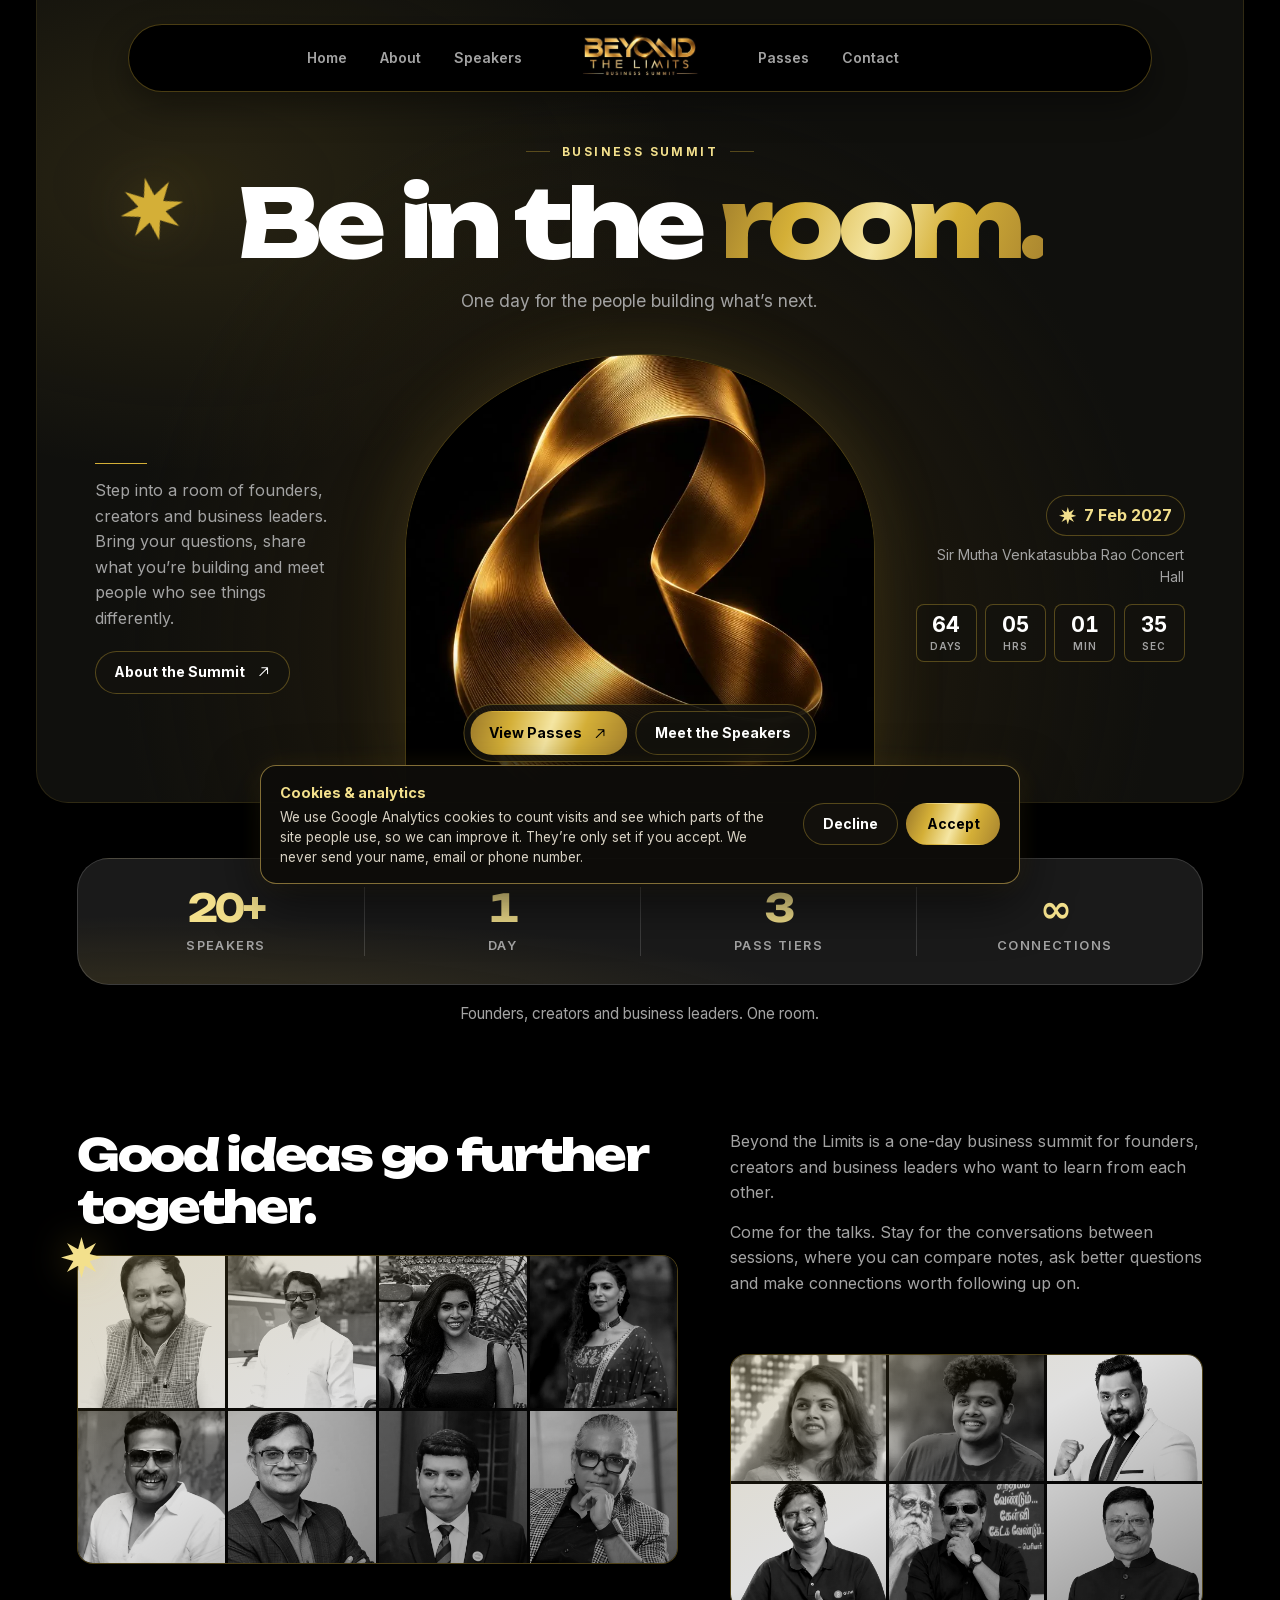
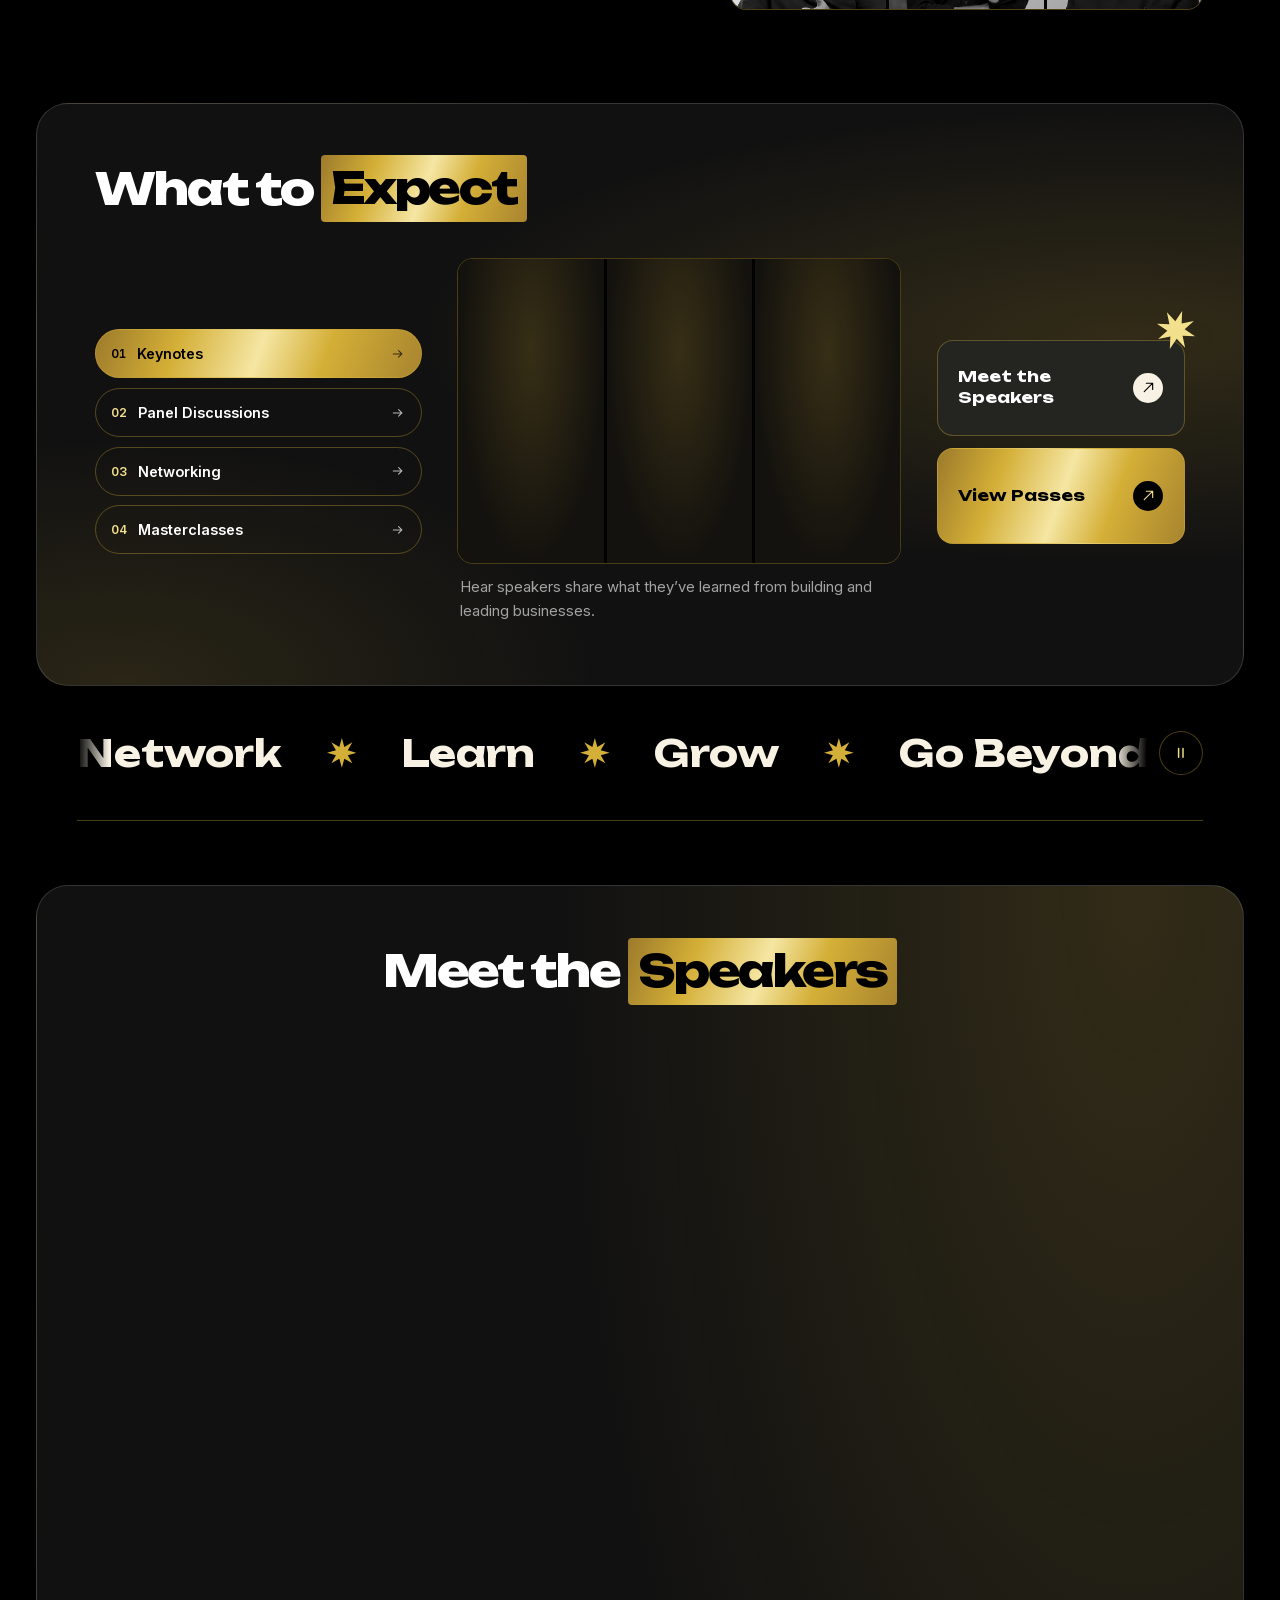
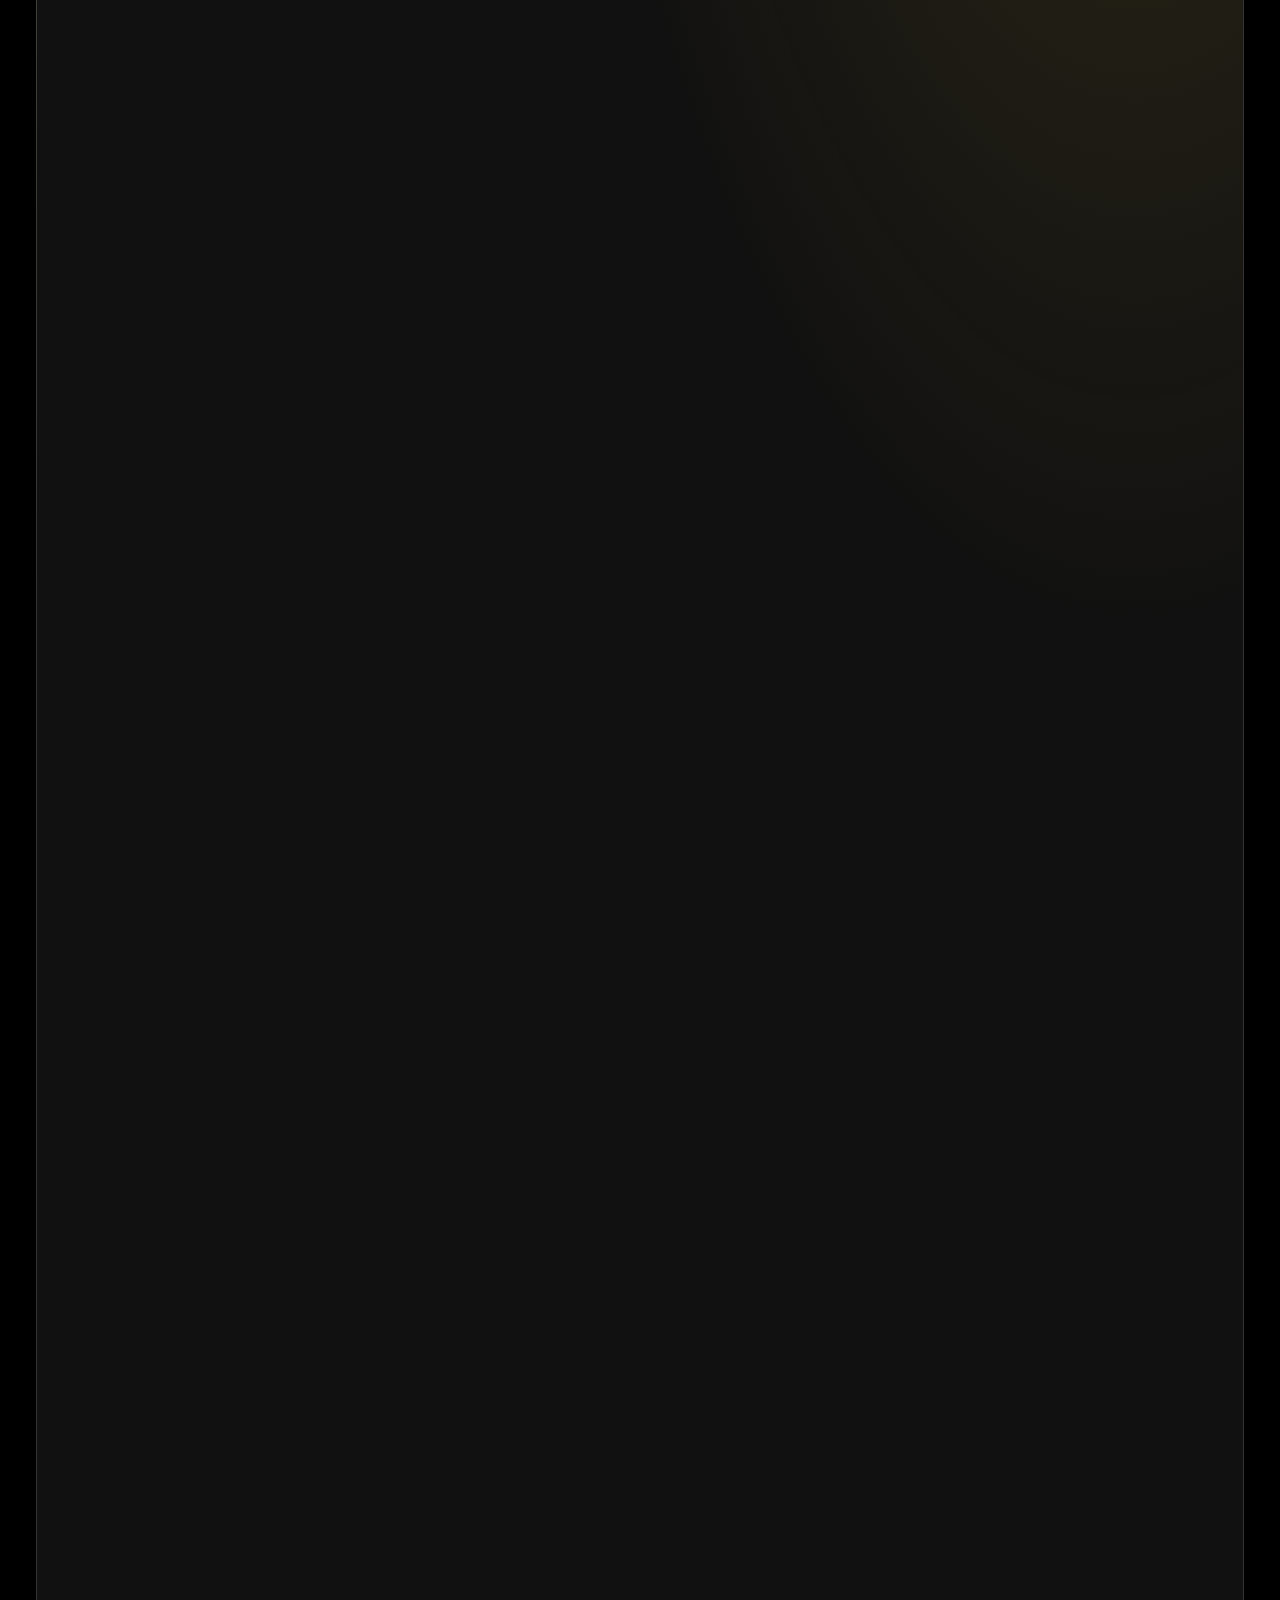
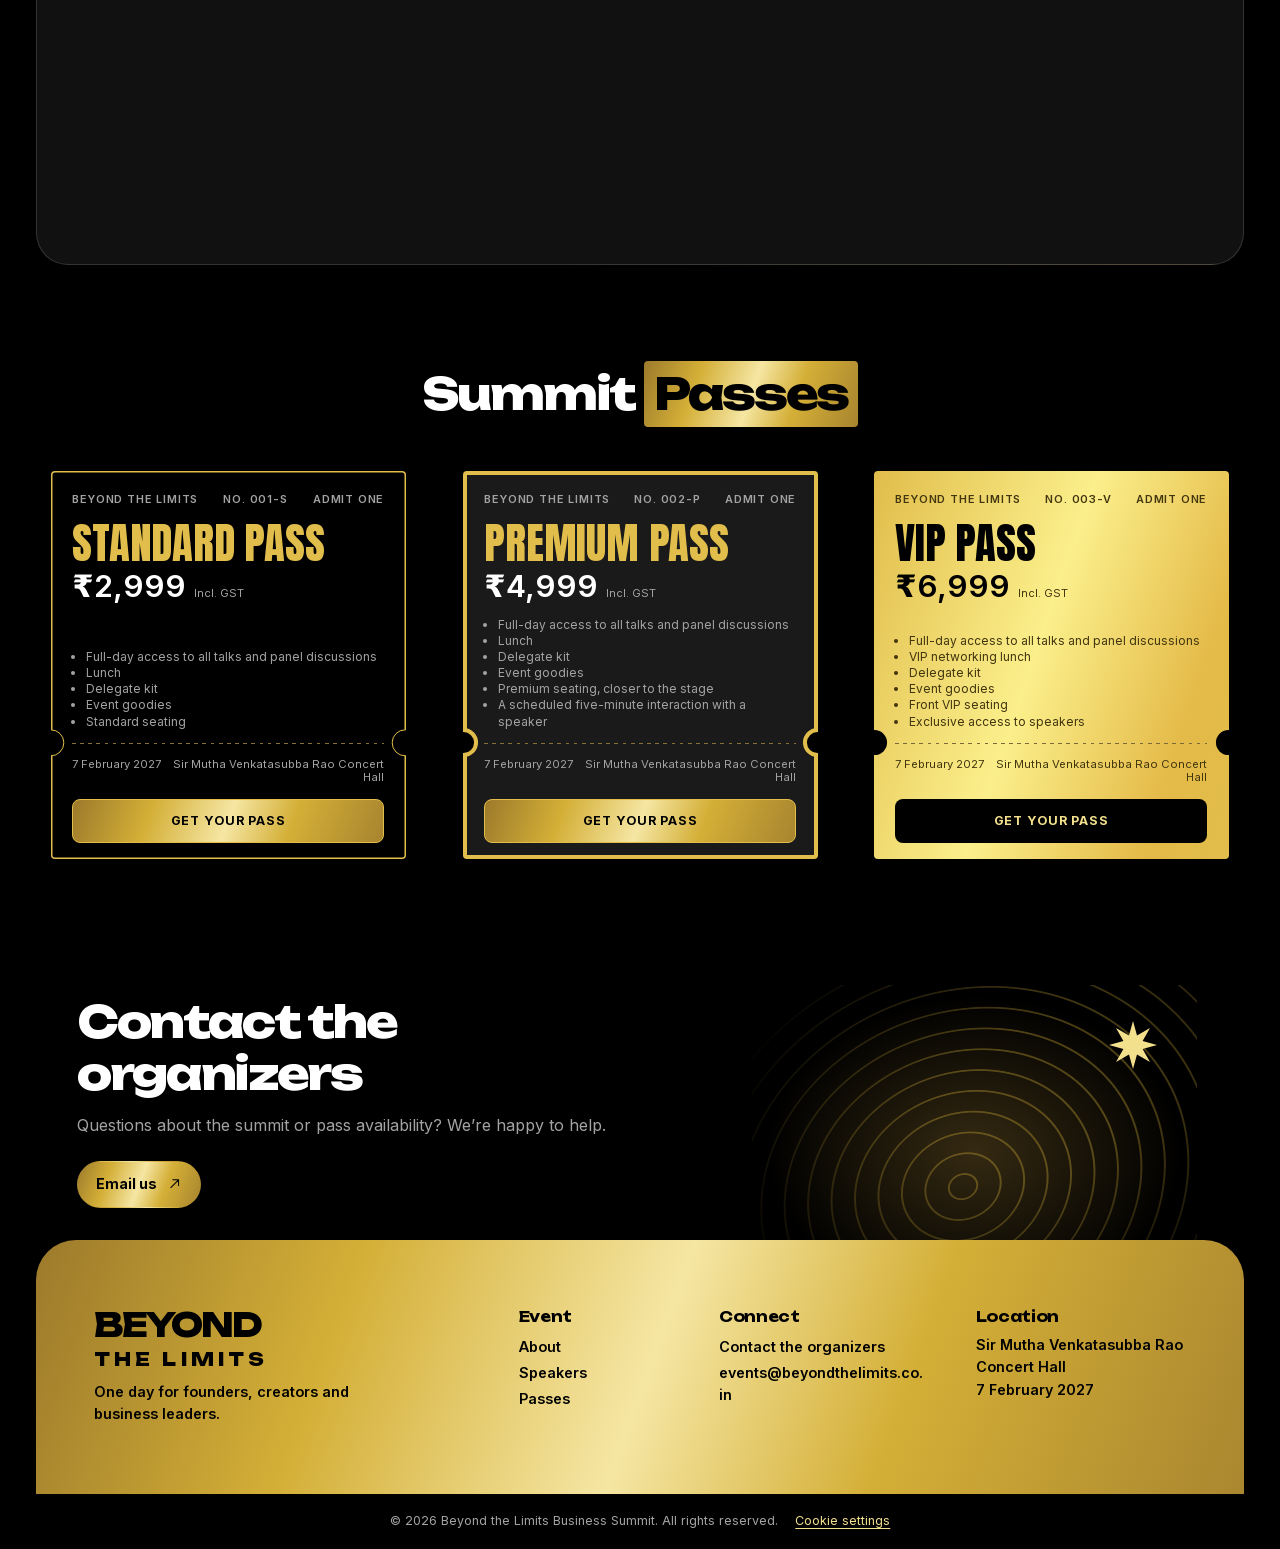
<file: public/index.html>
<!doctype html>
<html lang="en">
<head>
  <meta charset="utf-8">
  <meta name="viewport" content="width=device-width, initial-scale=1">
  <meta name="theme-color" content="#000000">
  <!-- Keep crawler-facing tags in sync with SEO fields in js/content.js. -->
  <title>Beyond the Limits – Business Summit | 7 February 2027</title>
  <meta name="description" content="Join founders, creators and business leaders on 7 February 2027 at Sir Mutha Venkatasubba Rao Concert Hall for the Beyond the Limits Business Summit.">
  <meta property="og:type" content="website">
  <meta property="og:site_name" content="Beyond the Limits Business Summit">
  <meta property="og:title" content="Beyond the Limits – Business Summit | 7 February 2027">
  <meta property="og:description" content="Join founders, creators and business leaders on 7 February 2027 at Sir Mutha Venkatasubba Rao Concert Hall for the Beyond the Limits Business Summit.">
  <meta property="og:url" content="https://www.beyondthelimits.co.in/">
  <link rel="canonical" href="https://www.beyondthelimits.co.in/">
  <meta property="og:image" content="https://www.beyondthelimits.co.in/assets/logo.jpg">
  <meta property="og:image:alt" content="Beyond the Limits Business Summit gold wordmark">
  <meta property="og:image:width" content="1280">
  <meta property="og:image:height" content="427">
  <meta name="twitter:card" content="summary_large_image">
  <link rel="icon" href="assets/favicon.png" type="image/png">
  <link rel="preload" href="assets/fonts/unbounded.woff2" as="font" type="font/woff2" crossorigin>
  <link rel="preload" href="assets/fonts/inter.woff2" as="font" type="font/woff2" crossorigin>
  <link rel="preload" href="assets/hero.webp" as="image" type="image/webp" fetchpriority="high">
  <!-- Bump ?v= on every CSS/JS change: browsers cache these files for a day (see vercel.json). -->
  <link rel="stylesheet" href="css/styles.css?v=20261186">
  <script src="js/content.js?v=20261186" defer></script>
  <script src="js/config.js?v=20261186" defer></script>
  <script src="js/analytics.js?v=20261186" defer></script>
  <script src="js/api.js?v=20261186" defer></script>
  <script src="js/main.js?v=20261186" defer></script>
  <script src="js/checkout.js?v=20261186" defer></script>
  <script src="js/promo.js?v=20261186" defer></script>
</head>
<body>
  <a class="skip-link" href="#main" data-text="ui.skip"></a>
  <header class="site-header">
    <nav class="nav-shell" id="desktop-nav" aria-label="Main navigation"></nav>
  </header>

  <dialog class="mobile-menu" id="mobile-menu" aria-label="Main navigation">
    <div class="mobile-menu-inner"></div>
  </dialog>

  <main id="main" tabindex="-1">
    <section class="hero page-frame" id="home" aria-labelledby="hero-title"></section>
    <section class="stats inner-frame" id="stats" aria-label="Summit at a glance"></section>
    <section class="about inner-frame" id="about" aria-labelledby="about-title"></section>
    <section class="expect panel page-frame" id="expect" aria-labelledby="expect-title"></section>
    <section class="values inner-frame" id="values" aria-label="Summit values"></section>
    <section class="speakers panel page-frame" id="speakers" aria-labelledby="speakers-title"></section>
    <section class="passes inner-frame" id="passes" aria-labelledby="passes-title"></section>
    <section class="cta inner-frame" id="contact" aria-labelledby="contact-title"></section>
  </main>

  <dialog class="checkout" id="checkout-dialog" aria-labelledby="checkout-title"></dialog>

  <footer class="site-footer page-frame" id="footer"></footer>
  <noscript><p class="inner-frame">Beyond the Limits Business Summit · 7 February 2027 · Sir Mutha Venkatasubba Rao Concert Hall. Enable JavaScript to view the summit details.</p></noscript>
</body>
</html>
</file>
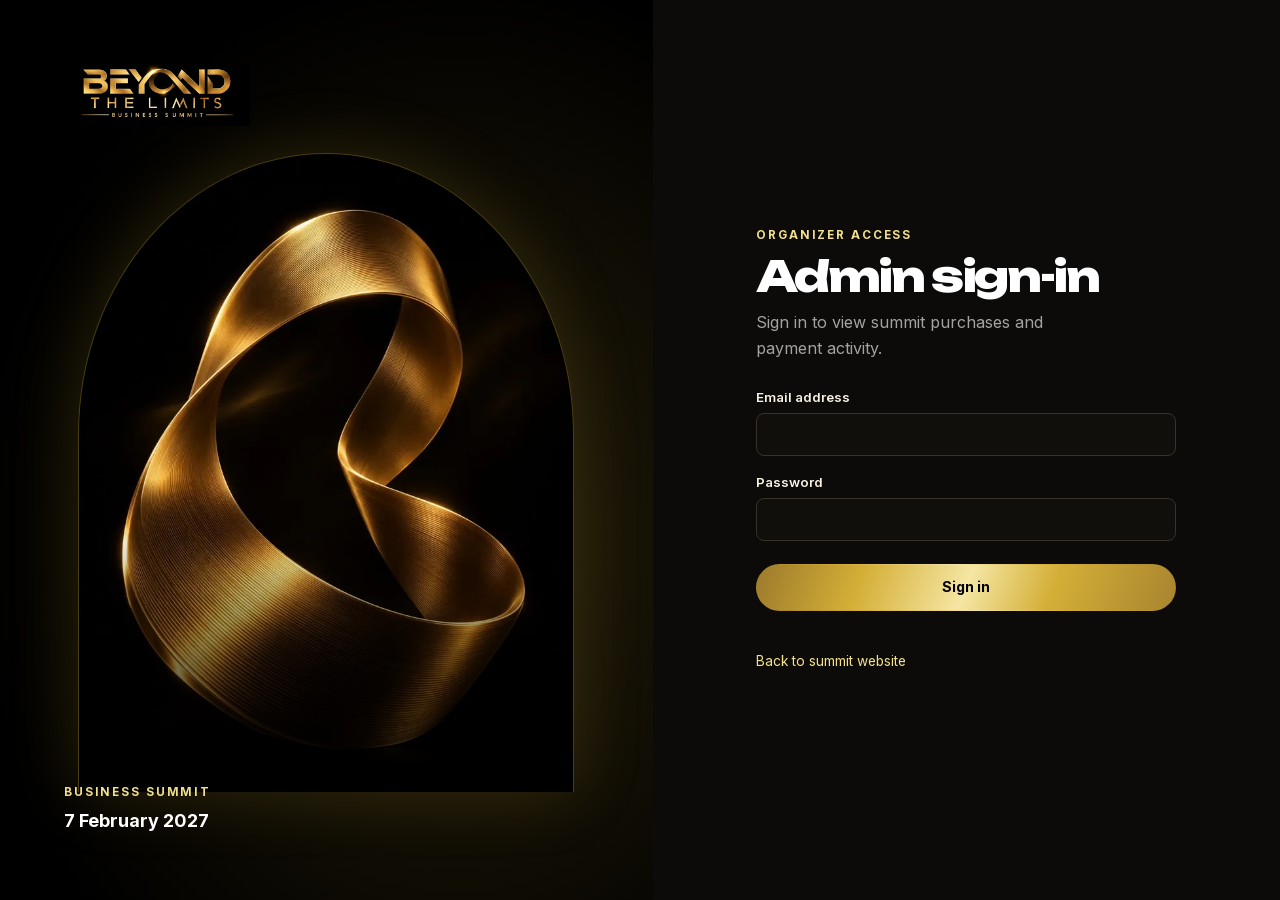
<file: public/admin/index.html>
<!doctype html>
<html lang="en">
<head>
  <meta charset="utf-8">
  <meta name="viewport" content="width=device-width, initial-scale=1">
  <meta name="robots" content="noindex, nofollow">
  <meta name="referrer" content="no-referrer">
  <meta name="theme-color" content="#000000">
  <title>Purchases | Beyond the Limits Admin</title>
  <link rel="icon" href="../assets/favicon.png" type="image/png">
  <link rel="stylesheet" href="../css/styles.css?v=20261186">
  <link rel="stylesheet" href="admin.css?v=20261186">
  <script src="../js/content.js?v=20261186" defer></script>
  <script src="../js/config.js?v=20261186" defer></script>
  <script src="../js/api.js?v=20261186" defer></script>
  <script src="admin.js?v=20261186" defer></script>
  <script src="checkin.js?v=20261186" defer></script>
  <script src="coupons.js?v=20261186" defer></script>
  <script src="insights.js?v=20261186" defer></script>
</head>
<body>
  <a class="skip-link" href="#admin-main">Skip to content</a>
  <main id="admin-main" tabindex="-1">
    <section class="login" aria-labelledby="login-heading">
      <div class="login-visual">
        <a href="../" class="admin-logo"><img src="../assets/logo.webp" width="1280" height="427" alt="Beyond the Limits Business Summit home"></a>
        <div class="login-art" aria-hidden="true"></div>
        <div class="login-caption"><p class="admin-kicker">Business Summit</p><p id="admin-event-date">7 February 2027</p></div>
      </div>
      <div class="login-body">
        <form id="signin-form">
          <p class="admin-kicker">Organizer access</p>
          <h1 id="login-heading" tabindex="-1">Admin sign-in</h1>
          <p class="admin-description">Sign in to view summit purchases and payment activity.</p>
          <label class="admin-field">Email address<input type="email" name="email" required autocomplete="username" maxlength="254"></label>
          <label class="admin-field">Password<input type="password" name="password" required autocomplete="current-password" maxlength="128"></label>
          <button class="button button-primary" type="submit" disabled>Sign in</button>
          <p id="signin-status" class="login-status" role="status"></p>
          <a class="text-link" href="../">Back to summit website</a>
        </form>
      </div>
    </section>

    <div class="admin-layout" hidden>
      <aside class="admin-rail">
        <a href="../" class="admin-logo"><img src="../assets/logo.webp" width="1280" height="427" alt="Beyond the Limits Business Summit home"></a>
        <nav aria-label="Organizer panel" class="admin-navigation">
          <a href="#overview" aria-current="location" data-section="overview">
            <svg viewBox="0 0 24 24" fill="none" stroke="currentColor" stroke-width="1.5" aria-hidden="true"><rect x="3" y="3" width="7" height="7" rx="1"/><rect x="14" y="3" width="7" height="7" rx="1"/><rect x="3" y="14" width="7" height="7" rx="1"/><rect x="14" y="14" width="7" height="7" rx="1"/></svg>
            Overview
          </a>
          <a href="#analytics" data-section="analytics">
            <svg viewBox="0 0 24 24" fill="none" stroke="currentColor" stroke-width="1.5" aria-hidden="true"><path d="M4 20h16"/><path d="M7 16v-4m5 4V8m5 8v-6"/><path d="m5 9 4-4 4 3 6-5"/></svg>
            Analytics
          </a>
          <a href="#purchases" data-section="purchases">
            <svg viewBox="0 0 24 24" fill="none" stroke="currentColor" stroke-width="1.5" aria-hidden="true"><path d="M4 7a2 2 0 0 1 2-2h12a2 2 0 0 1 2 2v3a2 2 0 0 0 0 4v3a2 2 0 0 1-2 2H6a2 2 0 0 1-2-2v-3a2 2 0 0 0 0-4Zm10-2v2m0 3v2m0 3v4"/></svg>
            Purchases
          </a>
          <a href="#checkin" data-section="checkin">
            <svg viewBox="0 0 24 24" fill="none" stroke="currentColor" stroke-width="1.5" aria-hidden="true"><path d="M4 8V5a1 1 0 0 1 1-1h3m8 0h3a1 1 0 0 1 1 1v3m0 8v3a1 1 0 0 1-1 1h-3m-8 0H5a1 1 0 0 1-1-1v-3"/><rect x="8" y="8" width="3" height="3"/><rect x="13" y="8" width="3" height="3"/><rect x="8" y="13" width="3" height="3"/><path d="M13 13h3v3"/></svg>
            Check-in
          </a>
          <a href="#coupons" data-section="coupons">
            <svg viewBox="0 0 24 24" fill="none" stroke="currentColor" stroke-width="1.5" aria-hidden="true"><path d="M3.5 12.2V5a1.5 1.5 0 0 1 1.5-1.5h7.2a1.5 1.5 0 0 1 1 .44l7.4 7.4a1.5 1.5 0 0 1 0 2.12l-7.2 7.2a1.5 1.5 0 0 1-2.12 0l-7.4-7.4a1.5 1.5 0 0 1-.44-1.06Z"/><circle cx="8" cy="8" r="1.4"/><path d="m10 15 5-5"/></svg>
            Coupons
          </a>
        </nav>
        <a class="admin-site-link text-link" href="../">View summit website</a>
      </aside>

      <div class="admin-workspace">
        <header class="admin-topbar">
          <p>Organizer panel</p>
          <div class="admin-account"><span id="admin-email"></span><button class="button button-secondary" id="signout" type="button">Sign out</button></div>
        </header>
        <div class="admin-inner">
          <section id="overview" aria-labelledby="overview-heading">
            <div class="admin-section-top">
              <div>
                <p class="admin-kicker">Beyond the Limits</p>
                <h1 id="overview-heading" tabindex="-1">Purchase overview</h1>
                <p class="admin-description">Real ticket sales, payments, refunds and gate check-ins.</p>
              </div>
              <p class="live-pill">Live sales</p>
            </div>

            <dl class="metric-grid">
              <div class="metric"><dt>Confirmed passes</dt><dd><strong id="metric-confirmed">—</strong><span>Paid or partially refunded</span></dd></div>
              <div class="metric"><dt>Net payments</dt><dd><strong id="metric-net">—</strong><span>Captured less processed refunds</span></dd></div>
              <div class="metric"><dt>Checked in</dt><dd><strong id="metric-checkedin">—</strong><span>Admitted at the gate</span></dd></div>
              <div class="metric"><dt>Processed refunds</dt><dd><strong id="metric-refunds">—</strong><span>Total refunded to customers</span></dd></div>
            </dl>

            <section class="tier-panel" aria-labelledby="tier-heading">
              <div class="tier-intro"><h2 id="tier-heading">Pass breakdown</h2><p>Confirmed passes by tier</p></div>
              <div class="tier-grid" id="tier-grid"></div>
            </section>
          </section>

          <section class="purchase-panel insights-panel" id="analytics" aria-labelledby="analytics-heading">
            <div class="purchase-top">
              <div><h2 id="analytics-heading">Website analytics</h2><p>Visitors, clicks and the ticket funnel, from Google Analytics.</p></div>
              <div class="purchase-actions">
                <div class="range-switch" role="group" aria-label="Date range">
                  <button type="button" data-range="today" aria-pressed="false">Today</button>
                  <button type="button" data-range="7d" aria-pressed="true">7 days</button>
                  <button type="button" data-range="30d" aria-pressed="false">30 days</button>
                  <button type="button" data-range="90d" aria-pressed="false">90 days</button>
                </div>
                <button type="button" class="button button-secondary" id="refresh-analytics">Refresh</button>
              </div>
            </div>
            <p class="orders-status" id="analytics-status" role="status"></p>
            <article class="insight-card consent-summary" id="consent-summary" hidden>
              <h3>Cookie consent</h3><p>Visitors who answered the cookie banner in this period. Google Analytics only counts those who accepted.</p>
              <dl class="consent-stats">
                <div><dt>Accepted</dt><dd id="consent-accepted">—</dd></div>
                <div><dt>Declined</dt><dd id="consent-declined">—</dd></div>
                <div><dt>Acceptance rate</dt><dd id="consent-rate">—</dd></div>
              </dl>
              <p class="consent-note" id="consent-note" role="status"></p>
            </article>
            <div class="insights-body" id="analytics-body" hidden>
              <dl class="insight-metrics">
                <div class="metric metric-live"><dt>Live now</dt><dd><strong id="insight-live">—</strong><span>Visitors in the last 30 minutes</span></dd></div>
                <div class="metric"><dt>Visitors</dt><dd><strong id="insight-users">—</strong><span id="insight-users-note"></span></dd></div>
                <div class="metric"><dt>Page views</dt><dd><strong id="insight-views">—</strong><span>Every page load</span></dd></div>
                <div class="metric"><dt>Visits</dt><dd><strong id="insight-sessions">—</strong><span>Sessions on the site</span></dd></div>
                <div class="metric"><dt>Avg. time on site</dt><dd><strong id="insight-time">—</strong><span>Per visit</span></dd></div>
                <div class="metric"><dt>Passes bought</dt><dd><strong id="insight-purchases">—</strong><span id="insight-purchases-note">Tracked in Google Analytics</span></dd></div>
              </dl>
              <div class="insight-card insight-chart" id="analytics-chart"></div>
              <div class="insight-grid">
                <article class="insight-card insight-wide"><h3>Ticket funnel</h3><p>Visitors who reached each step</p><ol class="insight-list" id="analytics-funnel"></ol></article>
                <article class="insight-card"><h3>Top clicks</h3><p>Menu and button clicks</p><ol class="insight-list" id="analytics-clicks"></ol></article>
                <article class="insight-card"><h3>Sections reached</h3><p>How far people scroll</p><ol class="insight-list" id="analytics-sections"></ol></article>
                <article class="insight-card"><h3>What to Expect tabs</h3><p>Tabs people opened</p><ol class="insight-list" id="analytics-tabs"></ol></article>
                <article class="insight-card"><h3>Where visitors come from</h3><p>Traffic sources</p><ol class="insight-list" id="analytics-sources"></ol></article>
                <article class="insight-card"><h3>Devices</h3><p>Visitors by device</p><ol class="insight-list" id="analytics-devices"></ol></article>
                <article class="insight-card"><h3>Top cities</h3><p>Visitors by city</p><ol class="insight-list" id="analytics-cities"></ol></article>
              </div>
              <p class="insight-foot"><span id="analytics-updated"></span> Google Analytics reports can lag by a few hours; “Live now” is real time.
                <a class="text-link" href="https://analytics.google.com/analytics/web/#/p469316749/reports/intelligenthome" target="_blank" rel="noopener">Open Google Analytics</a></p>
            </div>
          </section>

          <section class="purchase-panel checkin-panel" id="checkin" aria-labelledby="checkin-heading">
            <div class="purchase-top">
              <div><h2 id="checkin-heading">Gate check-in</h2><p>Scan the QR code on the attendee’s ticket (email or PDF). 1 ticket admits only 1 person, once.</p></div>
              <p class="checkin-count"><strong id="checkin-count">—</strong><span id="checkin-of"></span></p>
            </div>
            <div class="checkin-grid">
              <div class="scanner">
                <div class="scanner-frame">
                  <video id="scanner-video" playsinline muted hidden></video>
                  <p class="scanner-idle" id="scanner-idle">Camera is off</p>
                </div>
                <div class="scanner-actions">
                  <button class="button button-primary" id="scanner-start" type="button">Start scanning</button>
                  <button class="button button-secondary" id="scanner-stop" type="button" hidden>Stop camera</button>
                </div>
                <form id="manual-checkin" class="manual-checkin">
                  <label class="admin-field">Or type the ticket number<input name="code" placeholder="BTL-001" autocomplete="off" autocapitalize="characters" spellcheck="false" maxlength="40" required></label>
                  <button class="button button-secondary" type="submit">Check in</button>
                </form>
              </div>
              <div class="checkin-result" id="checkin-result" data-state="idle">
                <div role="status" aria-live="assertive" aria-atomic="true">
                  <p class="checkin-verdict" id="checkin-verdict">Ready</p>
                  <p class="checkin-message" id="checkin-message">Start the camera and point it at the attendee’s QR code.</p>
                </div>
                <dl class="checkin-details" id="checkin-details"></dl>
                <button class="button button-secondary" id="checkin-undo" type="button" hidden>Undo this check-in</button>
              </div>
            </div>
          </section>

          <section class="purchase-panel" id="purchases" aria-labelledby="purchases-heading">
            <div class="purchase-top">
              <div><h2 id="purchases-heading">Purchases</h2><p>Every booking with the buyer’s details, ticket number and email status.</p></div>
              <div class="purchase-actions"><button type="button" class="button button-secondary" id="export-orders">Export CSV</button><button type="button" class="button button-secondary" id="refresh-orders">Refresh</button></div>
            </div>
            <form class="purchase-filters" id="filters">
              <label class="admin-field search-field">Search purchases<input type="search" name="search" placeholder="Name, email, phone or BTL-001" maxlength="120"></label>
              <label class="admin-field"><span id="status-caption">Status</span><select name="status" aria-labelledby="status-caption">
                <option value="">All statuses</option>
                <option value="paid">Paid</option>
                <option value="checked_in">Checked in</option>
                <option value="pending">Pending</option>
                <option value="failed">Failed</option>
                <option value="partially_refunded">Partially refunded</option>
                <option value="refunded">Refunded</option>
              </select></label>
              <label class="admin-field"><span id="tier-caption">Pass</span><select name="tier" aria-labelledby="tier-caption">
                <option value="">All passes</option>
                <option value="standard">Standard</option>
                <option value="premium">Premium</option>
                <option value="vip">VIP</option>
              </select></label>
            </form>

            <p class="orders-status" role="status" id="orders-status"></p>
            <div class="order-scroll" tabindex="0" role="region" aria-label="Purchase results" hidden>
              <table class="order-table">
                <caption class="sr-only">Summit purchase results</caption>
                <thead><tr><th scope="col">Ticket</th><th scope="col">Customer</th><th scope="col">Pass</th><th scope="col">Status</th><th scope="col">Total</th><th scope="col">Booked on</th><th scope="col"><span class="sr-only">Details</span></th></tr></thead>
                <tbody id="orders"></tbody>
              </table>
            </div>
            <footer class="purchase-footer" hidden>
              <p id="page-summary"></p>
              <div class="page-buttons"><button class="button button-secondary" id="prev-page" type="button">Previous</button><button class="button button-secondary" id="next-page" type="button">Next</button></div>
            </footer>
          </section>

          <section class="purchase-panel" id="coupons" aria-labelledby="coupons-heading">
            <div class="purchase-top">
              <div><h2 id="coupons-heading">Coupons</h2><p>Discount codes for checkout. New codes and edits apply to checkouts straight away.</p></div>
              <div class="purchase-actions"><button type="button" class="button button-primary" id="coupon-new">New coupon</button><button type="button" class="button button-secondary" id="refresh-coupons">Refresh</button></div>
            </div>
            <form class="coupon-form" id="coupon-form" hidden novalidate>
              <h3 id="coupon-form-heading">New coupon</h3>
              <div class="coupon-form-grid">
                <label class="admin-field">Coupon code<input name="code" required maxlength="30" autocomplete="off" autocapitalize="characters" spellcheck="false" placeholder="BEYOND20" pattern="[A-Za-z0-9][A-Za-z0-9_\-]{2,29}"></label>
                <label class="admin-field">Discount type<select name="discount_type">
                  <option value="percent">Percentage off</option>
                  <option value="fixed">Fixed amount off (₹)</option>
                </select></label>
                <label class="admin-field"><span id="coupon-value-label">Percentage off</span><input name="discount_value" type="number" inputmode="decimal" min="1" step="1" required aria-labelledby="coupon-value-label"></label>
                <label class="admin-field">Expires <span class="field-hint">(optional)</span><input name="expires_at" type="datetime-local"></label>
                <label class="admin-field">Usage limit <span class="field-hint">(optional)</span><input name="usage_limit" type="number" inputmode="numeric" min="1" step="1" placeholder="No limit"></label>
                <label class="coupon-enabled"><input name="enabled" type="checkbox" checked> Enabled</label>
              </div>
              <p class="coupon-preview" id="coupon-preview" aria-live="polite"></p>
              <div class="coupon-form-actions">
                <button type="submit" class="button button-primary" id="coupon-save">Save coupon</button>
                <button type="button" class="button button-secondary" id="coupon-cancel">Cancel</button>
              </div>
              <p class="coupon-form-status" id="coupon-form-status" role="status"></p>
            </form>
            <p class="orders-status" role="status" id="coupons-status"></p>
            <div class="order-scroll" tabindex="0" role="region" aria-label="Coupons" id="coupon-scroll" hidden>
              <table class="order-table coupon-table">
                <caption class="sr-only">Coupon codes</caption>
                <thead><tr><th scope="col">Code</th><th scope="col">Discount</th><th scope="col">Used</th><th scope="col">Expires</th><th scope="col">Status</th><th scope="col"><span class="sr-only">Actions</span></th></tr></thead>
                <tbody id="coupon-rows"></tbody>
              </table>
            </div>
          </section>
        </div>
      </div>
    </div>
  </main>

  <dialog class="order-dialog" id="order-dialog" aria-labelledby="order-title">
    <div class="order-dialog-header">
      <div><p class="admin-kicker">Summit purchase</p><h2 id="order-title">Order details</h2></div>
      <form method="dialog"><button type="submit" class="button button-secondary" autofocus>Close</button></form>
    </div>
    <div id="order-details"></div>
  </dialog>
</body>
</html>
</file>
<file: public/css/styles.css>
@font-face {
  font-family: "Unbounded";
  src: url("../assets/fonts/unbounded.woff2") format("woff2");
  font-style: normal;
  font-weight: 700 800;
  font-display: swap;
}
@font-face {
  font-family: "Inter";
  src: url("../assets/fonts/inter.woff2") format("woff2");
  font-style: normal;
  font-weight: 400 700;
  font-display: swap;
}
@font-face {
  font-family: "Anton";
  src: url("../assets/fonts/anton.woff2") format("woff2");
  font-style: normal;
  font-weight: 400;
  font-display: swap;
}

:root {
  color-scheme: dark;
  --black: #000000;
  --panel: #111111;
  --panel-2: #1a1a1a;
  --gold: #d4af37;
  --gold-light: #f3e08c;
  --gold-dark: #9c7a2b;
  --gold-bright: #f5e6a3;
  --gold-end: #a8842f;
  --gold-gradient: linear-gradient(110deg, var(--gold-dark) 0%, var(--gold) 25%, var(--gold-bright) 50%, var(--gold) 70%, var(--gold-end) 100%);
  --cream: #f7f2e4;
  --text: #ffffff;
  --muted: #a3a3a3;
  --line: rgb(212 175 55 / .35);
  --gold-glow: rgb(212 175 55 / .17);
  --gold-hairline: rgb(212 175 55 / .13);
  --gold-dim: #352a12;
  --gold-focus: #f3e08c;
  --dark-copy: #514a3d;
  --hero-base: #10100d;
  --hero-gold: #241c0c;
  --panel-high: #242421;
  --glass: rgb(20 18 14 / .84);
  --soft-line: rgb(255 255 255 / .15);
  --shade: rgb(0 0 0 / .62);
  --shadow: rgb(0 0 0 / .4);
  --sheen: rgb(255 248 206 / .23);
  --clear: transparent;
  --silver: #6a655a;
  --graphite: #34322d;
  --ticket-edge: #e1bd4b;
  --ticket-bright: #fbef8b;
  --ticket-end: #e4ba48;
  --ticket-gold: linear-gradient(109deg, var(--ticket-edge), var(--ticket-bright) 46%, var(--ticket-end) 82%, var(--ticket-edge));
  --ticket-dash: #897136;
  --ticket-dark: #42360f;
  --ticket-olive: #7a6a3a;

  --font-display: "Unbounded", system-ui, sans-serif;
  --font-ticket: "Anton", "Arial Narrow", "Inter", sans-serif;
  --font-body: "Inter", system-ui, sans-serif;

  --radius-panel: 32px;
  --radius-card: 16px;
  --radius-footer: 40px;
  --radius-pill: 999px;
  --radius-small: 8px;
  --radius-ticket: 4px;
  --radius-mark: 4px;
  --radius-round: 50%;
  --radius-arch: 50% 50% 0 0 / 44% 44% 0 0;
  --radius-fold: 56% 44% 62% 38% / 62% 53% 47% 38%;

  --frame: min(1360px, calc(100% - clamp(32px, 5.55vw, 80px)));
  --inner: min(1200px, calc(100% - clamp(40px, 12vw, 176px)));
  --panel-inset: clamp(28px, 4.6vw, 68px);
  --section-gap: clamp(74px, 8vw, 118px);
}

*, *::before, *::after { box-sizing: border-box; }
html { scroll-behavior: smooth; scroll-padding-top: 100px; }
body { margin: 0; background: var(--black); color: var(--text); font: 400 1rem/1.6 var(--font-body); }
body:has(.mobile-menu[open]) { overflow: hidden; }
[hidden] { display: none !important; }
img { display: block; max-width: 100%; }
a { color: inherit; text-decoration: none; }
button, input { font: inherit; }
button { color: inherit; cursor: pointer; }
button:disabled { cursor: not-allowed; }
h1, h2, h3, p, figure, dl, dd { margin: 0; }
ul { margin: 0; }
h1, h2 { font-family: var(--font-display); font-weight: 800; }
h2 { font-size: clamp(1.7rem, 3.45vw, 3.1rem); letter-spacing: -.052em; line-height: 1.18; text-wrap: balance; }
mark { padding: .12em .23em .15em; border-radius: var(--radius-mark); color: var(--black); background: var(--gold-gradient); font: inherit; white-space: nowrap; }
:focus-visible { outline: 2px solid var(--gold-focus); outline-offset: 4px; }
:where(h1, h2, main)[tabindex="-1"]:focus-visible { outline: none; }
.site-footer :focus-visible, .ticket-vip :focus-visible { outline-color: var(--black); }
::selection { color: var(--black); background: var(--gold-light); }

.page-frame { width: var(--frame); margin-inline: auto; }
.inner-frame { width: var(--inner); margin-inline: auto; }
.panel { padding: var(--panel-inset); border: 1px solid var(--soft-line); border-radius: var(--radius-panel); }
.icon { display: block; width: 1.1em; height: 1.1em; flex: none; }
.sr-only, .skip-link:not(:focus) { position: absolute; width: 1px; height: 1px; padding: 0; clip-path: inset(50%); overflow: hidden; white-space: nowrap; }
.skip-link { position: fixed; z-index: 30; top: 12px; left: 16px; padding: .65rem 1rem; border-radius: var(--radius-pill); background: var(--gold-light); color: var(--black); }
.button {
  display: inline-flex;
  align-items: center;
  justify-content: center;
  gap: .65rem;
  min-height: 47px;
  padding: .65rem 1.12rem;
  border: 1px solid var(--clear);
  border-radius: var(--radius-pill);
  font-size: .875rem;
  font-weight: 700;
  line-height: 1.15;
  text-align: center;
  transition: transform .2s ease, border-color .2s ease, background-color .2s ease;
}
.button-primary { background: var(--gold-gradient); color: var(--black); }
.button-secondary { background-color: var(--glass); color: var(--text); border-color: var(--line); }
.button:disabled { opacity: .65; }
.icon-button { display: grid; place-items: center; width: 44px; height: 44px; padding: 0; border: 1px solid var(--line); border-radius: var(--radius-pill); background: var(--black); color: var(--gold-light); }

/* Floating summit navigation */
.site-header {
  position: fixed;
  z-index: 10;
  top: 24px;
  inset-inline: 0;
  margin-inline: auto;
  width: min(1024px, calc(100% - 92px));
  transition: top .25s ease, width .25s ease;
}
.site-header.is-compact { top: 12px; width: min(930px, calc(100% - 92px)); }
.nav-shell {
  display: grid;
  grid-template-columns: 1fr auto 1fr;
  align-items: center;
  min-height: 68px;
  gap: clamp(16px, 3.7vw, 54px);
  padding: 5px clamp(25px, 4vw, 58px);
  border: 1px solid var(--line);
  border-radius: var(--radius-pill);
  background: var(--black);
  box-shadow: 0 12px 35px var(--shadow);
  transition: min-height .25s ease;
}
.is-compact .nav-shell { min-height: 58px; }
.nav-group { display: flex; align-items: center; gap: clamp(16px, 2.6vw, 40px); }
.nav-left { justify-content: flex-end; }
.nav-group a { padding-block: .75rem; color: var(--muted); font-size: .875rem; font-weight: 600; transition: color .2s ease; }
.nav-group a:hover, .nav-group a:focus-visible { color: var(--gold-light); }
.brand-logo { display: block; position: relative; width: clamp(112px, 11vw, 154px); isolation: isolate; }
.brand-logo img { width: 100%; height: auto; }
.brand-logo::after, .ticket-vip::after {
  position: absolute;
  inset: 0;
  content: "";
  pointer-events: none;
  background: linear-gradient(112deg, var(--clear) 35%, var(--sheen) 49%, var(--clear) 63%) 175% 0 / 270% 100% no-repeat;
  animation: shimmer 13s ease-in-out infinite;
}
.brand-logo::after { mix-blend-mode: color-dodge; }
.menu-toggle { display: none; }
.mobile-menu { width: 100%; height: 100%; max-width: none; max-height: none; inset: 0; margin: 0; border: 0; padding: 0; overflow: auto; background: var(--black); color: var(--text); }
.mobile-menu-inner { min-height: 100%; padding: 1.25rem 1.5rem 2rem; background: radial-gradient(ellipse at 10% 0%, var(--gold-glow), var(--clear) 55%), var(--black); }
.mobile-menu-bar { display: flex; justify-content: space-between; align-items: center; }
.mobile-menu nav { display: grid; padding-top: 3rem; }
.mobile-menu nav a { padding: .8rem 0; border-bottom: 1px solid var(--line); font: 700 clamp(1.55rem, 7vw, 2.1rem)/1.2 var(--font-display); }

/* Hero with a framed arched artwork */
.hero {
  position: relative;
  isolation: isolate;
  overflow: hidden;
  padding: clamp(134px, 11.1vw, 160px) var(--panel-inset) 0;
  border: 1px solid var(--gold-hairline);
  border-top: 0;
  border-radius: 0 0 var(--radius-panel) var(--radius-panel);
  background: radial-gradient(ellipse at 50% 80%, var(--hero-gold), var(--clear) 61%),
              radial-gradient(ellipse at 13% 23%, var(--gold-hairline), var(--clear) 33%),
              var(--hero-base);
}
.hero-heading { position: relative; z-index: 1; text-align: center; }
.eyebrow {
  display: flex;
  align-items: center;
  justify-content: center;
  gap: .75rem;
  margin-bottom: 13px;
  color: var(--gold-light);
  text-transform: uppercase;
  letter-spacing: .2em;
  font-size: .75rem;
  font-weight: 700;
}
.eyebrow::before, .eyebrow::after { content: ""; width: 24px; height: 1px; background: var(--line); }
.hero h1 { font-size: clamp(3rem, 7.4vw, 6.75rem); line-height: 1.03; letter-spacing: -.065em; word-spacing: .04em; text-wrap: balance; }
.hero-highlight { color: var(--gold-light); background: var(--gold-gradient); background-clip: text; -webkit-text-fill-color: var(--clear); }
.hero-subline { margin-top: 15px; color: var(--muted); font-size: clamp(1rem, 1.35vw, 1.2rem); }
.hero-sparkle { position: absolute; top: 177px; left: clamp(32px, 6.5vw, 100px); width: clamp(35px, 5vw, 72px); height: auto; color: var(--gold); rotate: -13deg; filter: drop-shadow(0 0 24px var(--gold-glow)); }
.hero-stage {
  display: grid;
  grid-template-columns: minmax(0, 1fr) minmax(0, 1.86fr) minmax(0, 1fr);
  gap: clamp(14px, 2vw, 34px);
  align-items: center;
  justify-content: center;
  max-width: 1150px;
  margin: clamp(26px, 3.1vw, 42px) auto 0;
}
.hero-center { grid-area: 1 / 2; position: relative; isolation: isolate; justify-self: center; width: min(100%, 470px); }
.arch {
  position: relative;
  width: 100%;
  height: clamp(380px, 35vw, 496px);
  overflow: hidden;
  border-radius: var(--radius-arch);
  border: 1px solid var(--line);
  border-bottom: 0;
  background: radial-gradient(ellipse at 50% 70%, var(--hero-gold), var(--black) 70%);
  box-shadow: 0 0 70px var(--gold-glow);
}
.arch::after { position: absolute; inset: 0; content: ""; background: linear-gradient(0deg, var(--black), var(--clear) 33%); pointer-events: none; }
.arch-fallback { position: absolute; inset: 16% 20% 21%; border: 14px double var(--gold); border-radius: var(--radius-fold); rotate: 27deg; transform: skewY(-18deg); box-shadow: inset 0 0 55px var(--line), 0 0 68px var(--line); }
.hero-art { position: absolute; inset: 0; width: 100%; height: 100%; object-fit: cover; object-position: center 48%; }
.hero-intro { grid-area: 1 / 1; position: relative; z-index: 1; max-width: 245px; color: var(--muted); }
.hero-intro p { margin: .9rem 0 1.2rem; }
.intro-rule { display: block; width: 52px; height: 1px; background: var(--gold); }
.hero-intro .button { min-height: 43px; }
.hero-actions {
  position: absolute;
  z-index: 1;
  bottom: clamp(20px, 3.1vw, 44px);
  left: 50%;
  display: flex;
  gap: .55rem;
  padding: 6px;
  width: max-content;
  max-width: calc(100% - 12px);
  transform: translateX(-50%);
  background: var(--glass);
  border: 1px solid var(--line);
  border-radius: var(--radius-pill);
}
.hero-actions .button { min-height: 44px; }
.hero-date { grid-area: 1 / 3; justify-self: end; text-align: right; }
.date-badge { display: inline-flex; align-items: center; gap: .45rem; padding: .45rem .75rem; background: var(--glass); border: 1px solid var(--line); border-radius: var(--radius-pill); color: var(--gold-light); font-weight: 700; white-space: nowrap; }
.venue { margin: .45rem 1px 1rem; color: var(--muted); font-size: .875rem; }
.countdown { display: grid; grid-template-columns: repeat(4, minmax(38px, 1fr)); gap: clamp(4px, .65vw, 10px); text-align: center; }
.countdown > div { display: grid; gap: 3px; min-width: 0; padding: .55rem .25rem .4rem; border: 1px solid var(--line); border-radius: var(--radius-small); background: var(--glass); }
.countdown strong { font: 700 clamp(.95rem, 1.65vw, 1.4rem)/1 var(--font-body); font-variant-numeric: tabular-nums; }
.countdown span { color: var(--muted); font-size: .625rem; font-weight: 600; letter-spacing: .08em; text-transform: uppercase; }
.countdown-complete { color: var(--gold-light); }

/* Summit stats and staggered story */
.stats { padding-top: clamp(36px, 4.3vw, 62px); text-align: center; }
.stat-bar {
  display: grid;
  grid-template-columns: repeat(4, minmax(0, 1fr));
  padding: clamp(20px, 2.15vw, 31px) 10px;
  border: 1px solid var(--soft-line);
  border-radius: var(--radius-panel);
  background: radial-gradient(ellipse at 8% 130%, var(--gold-glow), var(--clear) 46%), var(--panel-2);
}
.stat-bar > div { display: flex; flex-direction: column-reverse; justify-content: center; gap: 7px; padding-inline: 9px; }
.stat-bar > div + div { border-inline-start: 1px solid var(--soft-line); }
.stat-bar dt { color: var(--muted); font-size: .8rem; font-weight: 600; letter-spacing: .11em; text-transform: uppercase; }
.stat-bar dd { color: var(--gold-light); font: 700 clamp(1.4rem, 3vw, 2.55rem)/1.1 var(--font-display); letter-spacing: -.065em; font-variant-numeric: tabular-nums; }
.stat-line { margin-top: 1.1rem; color: var(--muted); font-size: .95rem; }
.about {
  display: grid;
  grid-template-columns: minmax(0, 1.27fr) minmax(0, 1fr);
  grid-template-rows: auto 1fr auto;
  gap: 22px clamp(24px, 4vw, 60px);
  margin-block: var(--section-gap);
}
.about h2 { max-width: 13em; align-self: end; text-wrap: pretty; }
.about-copy { grid-column: 2; grid-row: 1 / 3; color: var(--muted); align-self: start; max-width: 53ch; }
.about-copy p + p { margin-top: .85em; }
.about-visual { position: relative; min-width: 0; }
.about-visual-left { grid-area: 2 / 1 / 4 / 2; align-self: start; }
.about-visual-right { grid-area: 3 / 2; margin-top: 10px; transform: translateY(26px); }
.art-frame { position: relative; isolation: isolate; overflow: hidden; border: 1px solid var(--soft-line); border-radius: var(--radius-card); background-color: var(--panel-2); }
.slot-image { position: absolute; z-index: 1; inset: 0; width: 100%; height: 100%; object-fit: cover; }
.about .art-frame { filter: grayscale(1); }
.art-strata {
  aspect-ratio: 1.95;
  background: linear-gradient(148deg, var(--clear) 12%, var(--shadow) 80%),
    repeating-linear-gradient(134deg, var(--black) 0, var(--graphite) 7%, var(--silver) 7.3%, var(--black) 8.4%, var(--panel-high) 9.5%);
}
.art-strata::before {
  position: absolute;
  inset: -50% -8%;
  content: "";
  transform: rotate(-18deg);
  background: repeating-radial-gradient(ellipse at 58% 95%, var(--clear) 0 19px, var(--soft-line) 20px 21px, var(--shade) 23px 25px);
}
.art-rings {
  aspect-ratio: 1.85;
  background: linear-gradient(125deg, var(--clear), var(--shade)), repeating-radial-gradient(ellipse at 70% 82%, var(--silver) 0 1px, var(--panel-high) 2px 11px, var(--black) 14px 18px);
}
/* About montage: speaker portraits in black and white with a gold wash; hover brings one to colour. */
.about .art-montage { filter: none; }
.art-montage {
  display: grid;
  grid-template-rows: repeat(2, minmax(0, 1fr));
  gap: 3px;
  border-color: rgb(212 175 55 / .35);
  background: #050505;
}
.art-montage-left { grid-template-columns: repeat(4, minmax(0, 1fr)); aspect-ratio: 1.95; }
.art-montage-right { grid-template-columns: repeat(3, minmax(0, 1fr)); aspect-ratio: 1.85; }
.art-montage::after {
  content: "";
  position: absolute;
  inset: 0;
  z-index: 3;
  pointer-events: none;
  background: linear-gradient(150deg, rgb(212 175 55 / .16), var(--clear) 45%, rgb(0 0 0 / .35));
}
.montage-tile { position: relative; min-width: 0; min-height: 0; overflow: hidden; background: #14120e; }
.montage-tile .slot-image {
  object-position: 50% 22%;
  filter: grayscale(1) contrast(1.08) brightness(.88);
  transition: filter .6s ease, transform .9s cubic-bezier(.2, .7, .2, 1);
}
@media (hover: hover) {
  .montage-tile:hover .slot-image { filter: none; transform: scale(1.06); }
}
.about-sparkle { position: absolute; z-index: 2; top: -18px; left: -16px; width: 41px; height: 41px; color: var(--gold-light); filter: drop-shadow(0 0 18px var(--line)); }

/* The four ways to take part */
.expect { margin-top: calc(var(--section-gap) + 16px); background: radial-gradient(ellipse at 90% 40%, var(--gold-glow), var(--clear) 46%), radial-gradient(ellipse at 7% 100%, var(--gold-hairline), var(--clear) 30%), var(--panel); }
.expect-grid {
  display: grid;
  grid-template-columns: minmax(0, 1fr) minmax(0, 1.36fr) minmax(0, .76fr);
  gap: clamp(15px, 2.8vw, 40px);
  align-items: center;
  margin-top: clamp(28px, 4vw, 43px);
}
.expect-tabs { display: grid; gap: .6rem; }
.expect-tab {
  display: flex;
  align-items: center;
  gap: .7rem;
  min-height: 49px;
  width: 100%;
  padding: .6rem .9rem;
  border: 1px solid var(--line);
  border-radius: var(--radius-pill);
  text-align: left;
  background: var(--clear);
  font-size: .9rem;
  font-weight: 600;
}
.expect-tab span { color: var(--gold-light); font-size: .75rem; font-variant-numeric: tabular-nums; }
.expect-tab .icon { margin-inline-start: auto; opacity: .7; }
.expect-tab:hover { background: var(--glass); }
.expect-tab[aria-selected="true"] { background: var(--gold-gradient); color: var(--black); }
.expect-tab[aria-selected="true"] span { color: inherit; }
.expect-feature figcaption { padding: .8rem .15rem 0; min-height: 3.9rem; color: var(--muted); font-size: .925rem; }
.expect-art {
  display: grid;
  gap: 3px;
  aspect-ratio: 1.45;
  border-color: rgb(212 175 55 / .35);
  background: var(--black);
}
.expect-art-0 { grid-template-columns: repeat(3, 1fr); }
.expect-art-1 { grid-template-columns: repeat(4, 1fr); }
.expect-art-2 { grid-template-columns: repeat(3, 1fr); grid-template-rows: 1fr 1fr; }
.expect-art-3 { grid-template-columns: 1.35fr 1fr; grid-template-rows: 1fr 1fr; }
.expect-art-3 .expect-tile:first-child { grid-row: 1 / -1; }
.expect-tile { position: relative; min-width: 0; min-height: 0; overflow: hidden; background: radial-gradient(ellipse at 50% 30%, rgb(212 175 55 / .18), var(--clear) 70%), #14120e; }
.expect-tile .slot-image { object-position: 50% 28%; transition: transform 1.2s cubic-bezier(.2, .7, .2, 1); }
.expect-feature:not([hidden]) .expect-tile .slot-image { animation: expect-in .7s ease both; }
.expect-art::after {
  content: "";
  position: absolute;
  inset: 0;
  z-index: 2;
  pointer-events: none;
  background: linear-gradient(to top, rgb(0 0 0 / .9) 0%, rgb(0 0 0 / .45) 30%, rgb(0 0 0 / 0) 58%),
    linear-gradient(140deg, rgb(212 175 55 / .16), var(--clear) 40%);
}
.expect-art-caption { position: absolute; inset: auto 0 0; z-index: 3; padding: clamp(14px, 2vw, 24px); }
.expect-art-caption span { display: inline-block; margin-bottom: .45rem; padding: .25rem .6rem; border-radius: var(--radius-pill); background: var(--gold-gradient); color: var(--black); font-size: .68rem; font-weight: 800; letter-spacing: .12em; text-transform: uppercase; }
.expect-art-caption strong { display: block; color: var(--text); font: 700 clamp(1.4rem, 2.6vw, 2.15rem)/1.05 var(--font-display); letter-spacing: -.03em; text-shadow: 0 2px 18px rgb(0 0 0 / .6); }
@keyframes expect-in { from { opacity: 0; transform: scale(1.08); } to { opacity: 1; transform: none; } }
@media (hover: hover) { .expect-art:hover .slot-image { transform: scale(1.05); } }
.expect-actions { display: grid; position: relative; gap: 12px; }
.expect-sparkle { position: absolute; right: -.7rem; top: -30px; width: 40px; height: 40px; z-index: 1; color: var(--gold-light); rotate: 18deg; pointer-events: none; }
.action-card {
  display: flex;
  align-items: center;
  justify-content: space-between;
  gap: .75rem;
  min-height: 96px;
  padding: clamp(.8rem, 1.6vw, 1.35rem);
  border: 1px solid var(--line);
  border-radius: var(--radius-card);
  font: 700 clamp(.75rem, 1.2vw, 1rem)/1.35 var(--font-display);
  transition: transform .2s ease;
}
.action-card span { display: grid; flex: none; place-items: center; width: 30px; height: 30px; border-radius: var(--radius-round); }
.action-dark { background: var(--panel-high); }
.action-dark span { background: var(--cream); color: var(--black); }
.action-gold { background: var(--gold-gradient); color: var(--black); }
.action-gold span { background: var(--black); color: var(--gold-light); }

/* A continuously looping strip with a static reduced-motion view */
.values { position: relative; display: flex; align-items: center; gap: .75rem; padding-block: clamp(22px, 3.5vw, 49px); border-bottom: 1px solid var(--line); margin-bottom: clamp(38px, 5vw, 72px); }
.marquee-window { flex: 1; min-width: 0; overflow: hidden; mask-image: linear-gradient(90deg, var(--clear), var(--black) 3%, var(--black) 97%, var(--clear)); }
.marquee-track { display: flex; width: max-content; animation: marquee 31s linear infinite; }
.marquee-group, .values-static { display: flex; flex: none; align-items: center; gap: clamp(20px, 3.5vw, 55px); padding-inline-end: clamp(20px, 3.5vw, 55px); color: var(--cream); font: 700 clamp(1.1rem, 2.9vw, 2.5rem)/1.2 var(--font-display); white-space: nowrap; }
.marquee-group .icon, .values-static .icon { width: .8em; height: .8em; color: var(--gold); }
.paused .marquee-track, .values:focus-within .marquee-track { animation-play-state: paused; }
.values-static { display: none; }
.pause-values { flex: none; }
@keyframes marquee { to { transform: translateX(-50%); } }
@keyframes shimmer { 0%, 71% { background-position: 175% 0; } 93%, 100% { background-position: -75% 0; } }

/* Speaker lineup: uniform 4:5 full-colour portraits with the name over a dark fade. */
.speakers { background: radial-gradient(ellipse at 91% 0%, var(--gold-glow), var(--clear) 37%), var(--panel); }
.speakers > h2 { text-align: center; }
.speaker-grid {
  display: grid;
  grid-template-columns: repeat(4, minmax(0, 1fr));
  gap: clamp(14px, 1.6vw, 22px);
  padding: 0;
  margin-top: clamp(28px, 3.2vw, 44px);
  list-style: none;
}
.speaker-card {
  position: relative;
  isolation: isolate;
  min-width: 0;
  color: var(--text);
  transition: translate .3s ease;
}
.speaker-portrait {
  position: relative;
  display: grid;
  place-items: center;
  aspect-ratio: 4 / 5;
  overflow: hidden;
  background: radial-gradient(ellipse at 50% 30%, rgb(212 175 55 / .2), var(--clear) 65%), #14120e;
  color: var(--gold-light);
}
.speaker-portrait::after {
  content: "";
  position: absolute;
  inset: 0;
  z-index: 2;
  pointer-events: none;
  background:
    linear-gradient(to top, rgb(0 0 0 / .94) 0%, rgb(0 0 0 / .62) 24%, rgb(0 0 0 / 0) 50%),
    linear-gradient(160deg, rgb(212 175 55 / .14), var(--clear) 42%);
}
.speaker-portrait > span {
  display: grid;
  place-items: center;
  width: 46%;
  max-width: 120px;
  aspect-ratio: 1;
  margin-bottom: 18%;
  border: 1px solid var(--gold-dark);
  border-radius: var(--radius-round);
  background: radial-gradient(circle at 50% 35%, rgb(212 175 55 / .18), var(--clear) 70%);
  box-shadow: 0 0 0 6px rgb(212 175 55 / .06);
  font: 700 clamp(1.3rem, 2.4vw, 2.1rem)/1 var(--font-display);
}
.speaker-portrait .slot-image {
  object-position: 50% 30%;
  transition: transform .8s cubic-bezier(.2, .7, .2, 1);
}
.speaker-copy {
  position: absolute;
  inset: auto 0 0;
  z-index: 3;
  min-width: 0;
  padding: 0 clamp(.8rem, 1.3vw, 1.15rem) clamp(.85rem, 1.3vw, 1.1rem);
}
.speaker-copy::before {
  content: "";
  display: block;
  width: 26px;
  height: 2px;
  margin-bottom: .55rem;
  border-radius: 2px;
  background: var(--gold-gradient);
  transition: width .4s ease;
}
.speaker-copy h3 { color: var(--text); font-size: clamp(.98rem, 1.35vw, 1.22rem); font-weight: 700; letter-spacing: -.02em; line-height: 1.18; overflow-wrap: anywhere; text-shadow: 0 1px 12px rgb(0 0 0 / .6); }
.speaker-copy p { margin-top: .3rem; color: var(--gold-light); font-size: .66rem; font-weight: 700; letter-spacing: .14em; line-height: 1.35; text-transform: uppercase; overflow-wrap: anywhere; }
/* Speaker card: a rounded gold-framed photo that fades to black, with the name and
   role set inside the frame. Hover (tap on tablets) flips it to the highlight and bio. */
.speaker-card { perspective: 1400px; }
.speaker-card.has-drawer .speaker-flip { cursor: pointer; }
.speaker-card.has-drawer:focus-visible { outline: none; }
.speaker-card.has-drawer:focus-visible .speaker-media,
.speaker-card.has-drawer:focus-visible .speaker-back { outline: 2px solid var(--gold-focus); outline-offset: 4px; }
.speaker-flip {
  position: relative;
  transform-style: preserve-3d;
  transition: transform .8s cubic-bezier(.2, .75, .2, 1);
}
.speaker-media, .speaker-back {
  overflow: hidden;
  border: 1px solid rgb(226 192 92 / .8);
  border-radius: 18px;
  background: #0b0a08;
  box-shadow: 0 0 0 1px rgb(0 0 0 / .6), 0 0 22px rgb(212 175 55 / .18), 0 18px 40px rgb(0 0 0 / .5);
  -webkit-backface-visibility: hidden;
  backface-visibility: hidden;
  transition: border-color .3s ease, box-shadow .3s ease;
}
.speaker-media { position: relative; }
.speaker-media .speaker-portrait { aspect-ratio: 4 / 5; }
.speaker-media .speaker-portrait::after {
  background:
    linear-gradient(to top, rgb(10 9 7 / .98) 0%, rgb(10 9 7 / .9) 26%, rgb(10 9 7 / .45) 46%, rgb(10 9 7 / 0) 62%),
    linear-gradient(160deg, rgb(212 175 55 / .1), var(--clear) 40%);
}
.speaker-media .speaker-portrait > span { margin-bottom: 30%; width: 32%; }
.speaker-media .slot-image { object-position: 50% 18%; }
/* Organisation logo label in the caption, above the name (and in the phone sheet), clear of faces. */
.speaker-logo {
  display: inline-flex;
  align-items: center;
  gap: 8px;
  height: clamp(28px, 2.4vw, 34px);
  max-width: 100%;
  margin-bottom: .65rem;
  padding: 5px 9px;
  border-radius: 8px;
  background: #fff;
  box-shadow: 0 4px 14px rgb(0 0 0 / .35);
}
.speaker-logo.is-dark { background: rgb(10 9 7 / .88); border: 1px solid rgb(226 192 92 / .45); }
.speaker-logo img { display: block; width: auto; height: 100%; max-width: 120px; object-fit: contain; }
.speaker-sheet-head .speaker-logo { height: 34px; margin-bottom: .55rem; box-shadow: none; }
.speaker-caption {
  position: absolute;
  inset: auto 0 0;
  z-index: 3;
  padding: 0 clamp(1rem, 2vw, 1.6rem) clamp(1.1rem, 2.1vw, 1.7rem);
}
.speaker-caption h3 {
  color: #e9c76f;
  font-size: clamp(1.1rem, 1.9vw, 1.55rem);
  font-weight: 600;
  letter-spacing: -.01em;
  line-height: 1.15;
  text-shadow: 0 2px 14px rgb(0 0 0 / .6);
}
.speaker-caption h3::after {
  content: "";
  display: block;
  width: 42px;
  height: 2px;
  margin: .7rem 0 .75rem;
  border-radius: 2px;
  background: var(--gold-gradient);
  transition: width .4s ease;
}
.speaker-caption p {
  color: rgb(255 255 255 / .86);
  font-size: clamp(.56rem, .78vw, .68rem);
  font-weight: 500;
  letter-spacing: .2em;
  line-height: 1.65;
  text-transform: uppercase;
}
.speaker-back {
  position: absolute;
  inset: 0;
  display: flex;
  flex-direction: column;
  align-items: center;
  justify-content: center;
  border-color: rgb(236 204 110 / .95);
  text-align: center;
  transform: rotateY(180deg);
}
.speaker-back-inner {
  display: flex;
  flex-direction: column;
  align-items: center;
  justify-content: center;
  width: 100%;
  height: 100%;
  padding: 1.2rem 1.4rem 2.4rem;
  background:
    radial-gradient(ellipse at 50% 0%, rgb(212 175 55 / .2), var(--clear) 60%),
    radial-gradient(ellipse at 50% 100%, rgb(212 175 55 / .08), var(--clear) 55%),
    #0b0a08;
}
.speaker-back-name { color: #e9c76f; font-size: clamp(1rem, 1.5vw, 1.2rem); font-weight: 600; line-height: 1.2; }
.speaker-back-stat {
  margin-top: .9rem;
  background: var(--gold-gradient);
  -webkit-background-clip: text;
  background-clip: text;
  color: transparent;
  font: 700 clamp(1.05rem, 1.7vw, 1.4rem)/1.2 var(--font-display);
  letter-spacing: -.01em;
  text-wrap: balance;
}
.speaker-back-name + .speaker-back-stat { margin-top: .6rem; }
.speaker-back-stat::after {
  content: "";
  display: block;
  width: 42px;
  height: 2px;
  margin: .75rem auto 0;
  background: var(--gold-gradient);
}
.speaker-back-bio {
  margin-top: .75rem;
  color: #d9d3c5;
  font-size: clamp(.74rem, 1vw, .86rem);
  line-height: 1.6;
  max-width: 34ch;
  text-wrap: pretty;
}
.speaker-back-mark {
  position: absolute;
  left: 0;
  right: 0;
  bottom: 1.1rem;
  display: flex;
  align-items: center;
  justify-content: center;
  gap: .45rem;
  color: rgb(212 175 55 / .6);
  font-size: .54rem;
  font-weight: 700;
  letter-spacing: .22em;
  text-transform: uppercase;
}
.speaker-back-mark svg { width: 10px; height: 10px; }
.speaker-card.is-open .speaker-flip { transform: rotateY(180deg); }
@media (hover: hover) {
  .speaker-card.has-drawer:hover .speaker-flip,
  .speaker-card.has-drawer:focus-within .speaker-flip { transform: rotateY(180deg); }
}
.speaker-highlight {
  display: inline-flex;
  align-items: center;
  justify-self: start;
  gap: .4rem;
  max-width: 100%;
  padding: .3rem .65rem .3rem .5rem;
  border: 1px solid rgb(212 175 55 / .4);
  border-radius: 999px;
  background: rgb(212 175 55 / .1);
  color: var(--gold-bright);
  font-size: .68rem;
  font-weight: 600;
  letter-spacing: .02em;
  line-height: 1.2;
}
.speaker-highlight svg { flex: none; width: .75rem; height: .75rem; color: var(--gold); }
.speaker-highlight span { overflow: hidden; text-overflow: ellipsis; white-space: nowrap; }

/* Pass tickets: square face, perforation and detachable-looking stub */
.passes { margin-block: var(--section-gap); width: min(1272px, calc(100% - clamp(40px, 8vw, 120px))); }
.passes > h2 { margin-bottom: clamp(29px, 4vw, 52px); text-align: center; }
.ticket-grid { display: grid; grid-template-columns: repeat(3, minmax(0, 1fr)); gap: clamp(16px, 4.45vw, 62px); }
.ticket-slot { display: grid; container-type: inline-size; min-width: 0; }
.ticket {
  --ticket-bg: var(--black);
  --ticket-border: var(--ticket-edge);
  --ticket-ring: 1.5px;
  --ticket-accent: var(--ticket-edge);
  --ticket-copy: var(--muted);
  --ticket-price: var(--text);
  --ticket-perf: var(--ticket-dash);
  --ticket-inset: 6cqi;
  --notch: 3.65cqi;
  position: relative;
  isolation: isolate;
  display: flex;
  flex-direction: column;
  overflow: hidden;
  min-height: 100cqi;
  border-radius: var(--radius-ticket);
  background: var(--ticket-bg);
  color: var(--ticket-copy);
  box-shadow: inset 0 0 0 var(--ticket-ring) var(--ticket-border);
}
.ticket-premium { --ticket-bg: var(--panel-2); --ticket-ring: 4px; }
.ticket-vip {
  --ticket-bg: var(--ticket-gold);
  --ticket-ring: 0px;
  --ticket-accent: var(--black);
  --ticket-copy: var(--ticket-dark);
  --ticket-price: var(--black);
  --ticket-perf: var(--ticket-olive);
}
.ticket-vip::after { z-index: -1; }
.ticket-main { display: flex; flex: 1; flex-direction: column; padding: 6.1cqi var(--ticket-inset) 3.6cqi; }
.ticket-labels { display: flex; justify-content: space-between; align-items: baseline; flex-wrap: wrap; gap: .14em .55em; text-transform: uppercase; font-size: 3.08cqi; font-weight: 600; letter-spacing: .075em; line-height: 1.25; }
.ticket h3 { margin-top: 4.25cqi; color: var(--ticket-accent); font: 400 12.05cqi/1.05 var(--font-ticket); text-transform: uppercase; letter-spacing: -.005em; }
.ticket-price { display: flex; align-items: baseline; gap: 2.2cqi; margin-block: 1.5cqi 0; line-height: 1; }
.ticket-price strong { color: var(--ticket-price); font-size: 8.7cqi; font-weight: 600; letter-spacing: .005em; }
.ticket-price span { font-size: 3.15cqi; white-space: nowrap; }
.ticket-inclusions { margin-top: auto; padding-top: 4cqi; font-size: max(.75rem, 3.35cqi); line-height: 1.35; }
.ticket-inclusions ul { padding-inline-start: 1.12em; }
.ticket-stub {
  position: relative;
  display: flex;
  flex-direction: column;
  justify-content: space-between;
  gap: 4.1cqi;
  min-height: 28cqi;
  padding: 4.25cqi var(--ticket-inset) 4.5cqi;
}
.ticket-stub::before, .ticket-stub::after {
  position: absolute;
  z-index: 1;
  top: 0;
  width: calc(2 * var(--notch) + var(--ticket-ring));
  aspect-ratio: 1;
  content: "";
  background: var(--black);
  border: var(--ticket-ring) solid var(--ticket-border);
  border-radius: var(--radius-round);
  pointer-events: none;
}
.ticket-stub::before { left: 0; transform: translate(-50%, -50%); }
.ticket-stub::after { right: 0; transform: translate(50%, -50%); }
.ticket-date { display: flex; justify-content: space-between; gap: .5em; font-size: 3.18cqi; line-height: 1.2; }
.ticket-date time { flex-shrink: 0; }
.ticket-date span { text-align: end; }
.ticket-date::before {
  position: absolute;
  top: 0;
  inset-inline: var(--ticket-inset);
  height: 1px;
  content: "";
  background: repeating-linear-gradient(90deg, var(--ticket-perf) 0 1.05cqi, var(--clear) 1.05cqi 2.3cqi);
}
.ticket-status {
  align-self: flex-start;
  padding-block: .15em .4em;
  color: var(--ticket-accent);
  text-transform: uppercase;
  font-size: max(.7rem, 3.55cqi);
  font-weight: 700;
  line-height: 1.2;
  letter-spacing: .07em;
}
.ticket-button {
  display: grid;
  place-items: center;
  min-height: max(44px, 11.2cqi);
  padding: .35em .55em;
  border: 1px solid var(--ticket-edge);
  border-radius: var(--radius-small);
  background: var(--gold-gradient);
  color: var(--black);
  text-align: center;
  text-transform: uppercase;
  font-size: max(.75rem, 3.55cqi);
  font-weight: 700;
  letter-spacing: .07em;
}
.ticket-button[aria-busy="true"] { opacity: .65; cursor: progress; }
.ticket-vip .ticket-button { border-color: var(--clear); background: var(--black); color: var(--gold-light); }
@media (hover: hover) { .ticket-button:hover { text-decoration: underline; text-underline-offset: .22em; } }

/* Contact and footer */
.cta { display: grid; grid-template-columns: minmax(0, 1fr) minmax(0, .77fr); column-gap: clamp(30px, 7vw, 108px); align-items: center; margin-top: calc(var(--section-gap) + 10px); }
.cta-copy { padding-block: 1.5rem 2rem; }
.cta-copy h2 { text-wrap: pretty; }
.cta-copy > p { margin-top: .85rem; color: var(--muted); }
.cta-copy .button { margin-top: 1.35rem; }
.cta-art { position: relative; align-self: end; max-width: 445px; }
.cta-frame {
  width: 100%;
  aspect-ratio: 1.75;
  border: 0;
  border-radius: var(--radius-card) var(--radius-card) 0 0;
  background: radial-gradient(ellipse at 50% 65%, var(--gold-dim), var(--clear) 66%), var(--black);
}
.cta-frame::before {
  position: absolute;
  inset: -60% -30% -40%;
  content: "";
  transform: rotate(-23deg);
  background: repeating-radial-gradient(ellipse at 43% 67%, var(--clear) 0 13px, var(--line) 14px 15px, var(--clear) 16px 24px);
  mask-image: radial-gradient(ellipse at 57% 58%, var(--black) 18%, var(--clear) 58%);
}
.cta-sparkle { position: absolute; z-index: 2; width: 48px; height: 48px; top: 14%; right: 9%; color: var(--gold-light); }
.site-footer {
  position: relative;
  overflow: hidden;
  border-radius: var(--radius-footer) var(--radius-footer) 0 0;
  background: var(--gold-gradient);
  color: var(--black);
}
.footer-main { display: grid; grid-template-columns: 1.6fr .64fr .88fr .9fr; gap: clamp(20px, 4vw, 60px); padding: clamp(30px, 5.4vw, 78px) var(--panel-inset); }
.footer-wordmark { display: inline-grid; gap: .3em; color: var(--black); font: 800 clamp(1.15rem, 2.6vw, 2.2rem)/.98 var(--font-display); letter-spacing: -.065em; }
.footer-wordmark span:last-child { font-size: .55em; letter-spacing: .22em; }
.footer-brand p { max-width: 30ch; margin-top: .75rem; }
.footer-main h2 { margin: 0 0 .5rem; font: 700 .9rem/1.2 var(--font-display); letter-spacing: -.025em; }
.footer-main :is(p, time, a:not(.footer-wordmark)) { font-size: .9rem; line-height: 1.5; font-weight: 600; overflow-wrap: anywhere; }
.footer-main div > a:not(.footer-wordmark) { display: table; padding-block: .13rem; }
.footer-main a:hover { text-decoration: underline; text-underline-offset: .2em; }
.socials { display: flex; flex-wrap: wrap; align-items: center; gap: .25rem; margin: .45rem 0 0 -.5rem; }
.socials a { display: grid; place-items: center; width: 34px; height: 34px; }
.socials .icon { width: 18px; height: 18px; }
.footer-bottom { display: flex; flex-wrap: wrap; justify-content: center; align-items: center; gap: .4rem 1.1rem; padding: 1.1rem var(--panel-inset); text-align: center; background: var(--black); color: var(--muted); font-size: .78rem; }
.footer-cookie-link { padding: 0; border: 0; background: none; color: var(--gold-light); font: inherit; text-decoration: underline; text-underline-offset: 3px; cursor: pointer; }

/* Cookie banner: GA4 only starts after Accept. */
.cookie-banner {
  position: fixed;
  left: 50%;
  bottom: max(16px, env(safe-area-inset-bottom));
  z-index: 60;
  display: flex;
  align-items: center;
  gap: 1rem 1.4rem;
  width: min(760px, calc(100% - 24px));
  padding: 1rem 1.2rem;
  border: 1px solid rgb(226 192 92 / .55);
  border-radius: var(--radius-card);
  background: rgb(14 13 10 / .97);
  box-shadow: 0 18px 50px rgb(0 0 0 / .6), 0 0 24px rgb(212 175 55 / .12);
  color: var(--text);
  opacity: 0;
  transform: translate(-50%, 20px);
  transition: opacity .3s ease, transform .3s ease;
}
.cookie-banner.is-shown { opacity: 1; transform: translate(-50%, 0); }
.cookie-banner-text { flex: 1; min-width: 0; font-size: .84rem; line-height: 1.5; color: #d6d0c2; }
.cookie-banner-title { margin-bottom: .2rem; color: var(--gold-light); font-weight: 700; font-size: .9rem; }
.cookie-banner-actions { display: flex; gap: .5rem; flex: none; }
.cookie-banner-actions .button { min-height: 42px; padding-inline: 1.2rem; }
@media (max-width: 640px) {
  .cookie-banner { flex-direction: column; align-items: stretch; padding: .9rem 1rem; }
  .cookie-banner-actions .button { flex: 1; }
}
@media (prefers-reduced-motion: reduce) { .cookie-banner { transition: none; } }

.about, .expect, .ticket-slot, .cta { transition: opacity .65s ease, transform .65s ease; }
.will-reveal { opacity: 0; transform: translateY(18px); }
.will-reveal:focus-within { opacity: 1; transform: none; }
@media (hover: hover) {
  .button:not(:disabled):hover, .action-card:hover { transform: translateY(-3px); }
  .button-secondary:hover { border-color: var(--gold-light); }
  .speaker-card:hover .speaker-media { border-color: rgb(244 215 125); box-shadow: 0 0 0 1px rgb(0 0 0 / .6), 0 0 32px rgb(212 175 55 / .3), 0 22px 46px rgb(0 0 0 / .55); }
  .speaker-card:hover .speaker-caption h3::after { width: 64px; }
  .speaker-card:hover .slot-image { transform: scale(1.045); }
  .speaker-card:hover .speaker-copy::before { width: 44px; }
}

@media (max-width: 1120px) {
  .speaker-grid { grid-template-columns: repeat(3, minmax(0, 1fr)); }
  .hero-sparkle { top: 158px; left: 4%; }
  .hero-stage { grid-template-columns: minmax(0, 1fr) minmax(0, 1.85fr) minmax(0, 1fr); }
  .ticket-grid { gap: 3vw; }
}
@media (max-width: 900px) {
  .hero h1 { font-size: clamp(3.45rem, 8.1vw, 5rem); }
  .hero-sparkle { top: 152px; width: 30px; }
  .hero-stage { gap: 11px; margin-top: 30px; }
  .arch { height: 350px; }
  .hero-intro p { font-size: .875rem; }
  .hero-actions .button, .hero-intro .button { font-size: .78rem; padding-inline: .7rem; }
  .footer-main { grid-template-columns: 1.4fr .68fr .85fr 1fr; gap: 20px; }
}
@media (max-width: 760px) {
  :root { --radius-panel: 25px; --panel-inset: clamp(18px, 5vw, 30px); --inner: calc(100% - 44px); --section-gap: 67px; }
  html { scroll-padding-top: 85px; }
  .site-header, .site-header.is-compact { top: 13px; width: calc(100% - 47px); }
  .site-header.is-compact { top: 8px; }
  .nav-shell { min-height: 57px; display: flex; justify-content: space-between; padding: 5px 7px 5px 16px; gap: 5px; }
  .is-compact .nav-shell { min-height: 52px; }
  .nav-group { display: none; }
  .menu-toggle { display: grid; }
  .hero { padding: 103px var(--panel-inset) 24px; }
  .hero-heading { margin-inline: auto; max-width: 570px; }
  .hero h1 { font-size: clamp(2.55rem, 11.4vw, 4.6rem); letter-spacing: -.065em; }
  .hero-highlight { display: block; }
  .eyebrow { margin-bottom: 11px; font-size: .7rem; }
  .hero-subline { margin-top: 12px; }
  .hero-sparkle { width: 24px; top: 95px; left: 6%; }
  .hero-stage { display: grid; grid-template-columns: minmax(0, 1fr); gap: 22px; }
  .hero-center { grid-area: 1 / 1; width: min(100%, 430px); }
  .arch { height: auto; aspect-ratio: .96; }
  .hero-actions { bottom: 13px; gap: 5px; padding: 4px; }
  .hero-actions .button { white-space: nowrap; }
  .hero-date { grid-area: 2 / 1; justify-self: center; text-align: center; }
  .venue { margin-bottom: .7rem; }
  .countdown { grid-template-columns: repeat(4, minmax(53px, 1fr)); gap: 7px; }
  .countdown strong { font-size: 1.15rem; }
  .hero-intro { grid-area: 3 / 1; justify-self: center; text-align: center; max-width: 42ch; }
  .hero-intro p { margin-top: 0; }
  .intro-rule { display: none; }
  .stats { padding-top: 34px; }
  .stat-line { font-size: .88rem; }
  .about { grid-template-columns: 1fr 1fr; grid-template-rows: auto; gap: 17px 12px; }
  .about h2, .about-copy { grid-column: 1 / -1; grid-row: auto; }
  .about-visual-left, .about-visual-right { grid-area: auto; }
  .about-visual-right { margin-top: 0; transform: translateY(19px); }
  .art-strata, .art-rings, .art-montage { aspect-ratio: 1.22; }
  .about-sparkle { width: 26px; height: 26px; top: -11px; left: -8px; }
  .expect-grid { grid-template-columns: minmax(0, 1fr) minmax(0, 1.2fr); gap: 16px; }
  .expect-actions { grid-column: 1 / -1; grid-template-columns: 1fr 1fr; }
  .expect-sparkle { display: none; }
  .action-card { min-height: 67px; }
  .speaker-grid { grid-template-columns: repeat(2, minmax(0, 1fr)); }
  .passes { width: var(--inner); }
  .ticket-grid { grid-template-columns: 1fr; max-width: 438px; margin-inline: auto; gap: 21px; }
  .cta { grid-template-columns: minmax(0, 1fr); margin-top: var(--section-gap); }
  .cta-copy { padding-block: 0 .65rem; }
  .cta-art { width: min(66%, 300px); justify-self: end; }
  .footer-main { grid-template-columns: 1fr 1fr; }
  .footer-brand { grid-column: 1 / -1; }
}
@media (max-width: 480px) {
  .stat-bar { grid-template-columns: 1fr 1fr; padding: 8px 14px; }
  .stat-bar > div { min-height: 69px; }
  .stat-bar > div:nth-child(3) { border-inline-start: 0; }
  .stat-bar > div:nth-child(n + 3) { border-top: 1px solid var(--soft-line); }
  .stat-bar dt { font-size: .68rem; }
  .expect-grid { grid-template-columns: 1fr; }
  .expect-feature figcaption { min-height: 3.7rem; }
  .expect-tab { min-height: 44px; }
  .speaker-copy { padding-inline: .7rem; padding-bottom: .75rem; }
  .speaker-copy h3 { font-size: .9rem; }
  .speaker-copy p { font-size: .6rem; letter-spacing: .1em; }
  .speaker-caption { padding: 0 .75rem .8rem; }
  .speaker-logo { height: 22px; margin-bottom: .45rem; padding: 3px 6px; border-radius: 6px; gap: 5px; }
  .speaker-logo img { max-width: 92px; }
  .speaker-caption h3::after { width: 30px; margin: .45rem 0 .5rem; }
  .speaker-caption p { letter-spacing: .1em; }
  .speaker-media, .speaker-back { border-radius: 14px; }
  .speaker-media .speaker-portrait { aspect-ratio: 4 / 5; }
  .footer-main { gap: 25px 12px; }
}
@media (max-width: 359px) {
  .speaker-grid { grid-template-columns: 1fr; }
  .hero-sparkle { display: none; }
  .hero-actions .button { padding-inline: .55rem; font-size: .72rem; }
}
@media (prefers-reduced-motion: reduce) {
  *, *::before, *::after { scroll-behavior: auto !important; animation: none !important; transition: none !important; }
  .will-reveal { opacity: 1; transform: none; }
  .marquee-window { mask-image: none; }
  .marquee-track, .pause-values { display: none; }
  .values-static { display: flex; justify-content: center; flex-wrap: wrap; gap: .65rem 1rem; padding: 0; white-space: normal; }
}

/* Speaker sheet: on phones a tap slides the speaker's details up from the bottom. */
body:has(.speaker-sheet[open]) { overflow: hidden; }
.speaker-sheet {
  inset: auto 0 0;
  width: 100%;
  max-width: 520px;
  max-height: 88vh;
  margin: auto auto 0;
  padding: 0;
  overflow: hidden;
  border: 1px solid var(--line);
  border-bottom: 0;
  border-radius: 24px 24px 0 0;
  background: #0d0c0a;
  color: var(--text);
  transform: translateY(100%);
  transition: transform .45s cubic-bezier(.2, .8, .2, 1);
}
.speaker-sheet.is-shown { transform: none; }
.speaker-sheet::backdrop { background: rgb(0 0 0 / 0); transition: background-color .35s ease; }
.speaker-sheet.is-shown::backdrop { background: var(--shade); }
.speaker-sheet-grip { display: block; width: 42px; height: 4px; margin: 10px auto 0; border-radius: 4px; background: rgb(212 175 55 / .45); }
.speaker-sheet-inner { display: grid; grid-template-columns: 112px minmax(0, 1fr); gap: 1rem; align-items: end; padding: 1rem 1.1rem 0; }
.speaker-sheet-photo { position: relative; aspect-ratio: 4 / 5; overflow: hidden; border: 1px solid rgb(226 192 92 / .8); border-radius: 14px; background: #14120e; }
.speaker-sheet-photo img { width: 100%; height: 100%; object-fit: cover; object-position: 50% 30%; }
.speaker-sheet-head h3 { font-size: 1.2rem; font-weight: 700; letter-spacing: -.02em; line-height: 1.2; }
.speaker-sheet-head > p:not(.speaker-highlight) { margin-top: .35rem; color: var(--gold-light); font-size: .66rem; font-weight: 700; letter-spacing: .12em; line-height: 1.4; text-transform: uppercase; }
.speaker-sheet-head .speaker-highlight { display: inline-flex; margin-top: .7rem; }
.speaker-sheet-bio { padding: 1rem 1.1rem calc(1.4rem + env(safe-area-inset-bottom)); color: #d6d0c2; font-size: .9rem; line-height: 1.6; }
.speaker-sheet-bio::before { content: ""; display: block; height: 1px; margin-bottom: .9rem; background: linear-gradient(90deg, rgb(212 175 55 / .55), var(--clear)); }
.speaker-sheet-close {
  position: absolute;
  top: 12px;
  right: 12px;
  display: grid;
  place-items: center;
  width: 34px;
  height: 34px;
  border: 1px solid rgb(212 175 55 / .45);
  border-radius: 50%;
  background: rgb(0 0 0 / .4);
  color: var(--gold-light);
  font: 400 1.3rem/1 var(--font-body);
  cursor: pointer;
}

/* Checkout dialog */
body:has(.checkout[open]) { overflow: hidden; }
.checkout {
  width: min(480px, calc(100% - 24px));
  max-height: calc(100% - 24px);
  padding: clamp(20px, 5vw, 32px);
  border: 1px solid var(--line);
  border-radius: var(--radius-panel);
  background: radial-gradient(ellipse at 100% 0%, var(--gold-glow), var(--clear) 55%), var(--panel);
  color: var(--text);
}
.checkout::backdrop { background: var(--shade); }
.checkout-top { display: flex; justify-content: space-between; align-items: flex-start; gap: 1rem; }
.checkout-kicker { color: var(--gold-light); text-transform: uppercase; font-size: .72rem; letter-spacing: .14em; font-weight: 700; }
.checkout h2 { font-size: clamp(1.45rem, 5vw, 1.9rem); margin-top: .4rem; text-wrap: pretty; }
.checkout-summary { padding: 1rem; margin: 1.1rem 0; border: 1px solid var(--line); border-radius: var(--radius-card); background: var(--panel-2); }
.checkout-price-row { display: flex; align-items: baseline; justify-content: space-between; gap: 12px; }
.checkout-price-row ~ .checkout-price-row { margin-top: .25rem; font-size: .82rem; color: var(--muted); }
.checkout-price-row strong { color: var(--gold-light); font-size: 1.35rem; }
/* Coupon price breakdown: ticket price, coupon, discount, then the existing total line. */
.checkout-breakdown { display: grid; gap: .35rem; margin: .8rem 0 .55rem; padding: .7rem 0 .65rem; border-block: 1px dashed rgb(212 175 55 / .28); font-size: .86rem; }
.checkout-breakdown > div { display: flex; justify-content: space-between; gap: 12px; }
.checkout-breakdown dt { color: var(--muted); }
.checkout-breakdown dd { margin: 0; font-variant-numeric: tabular-nums; }
.checkout-breakdown #checkout-coupon-code { color: var(--gold-light); font-weight: 700; letter-spacing: .06em; }
.checkout-discount dd { color: #8fd694; font-weight: 600; }
.checkout-summary .checkout-payable { color: var(--text); font-weight: 700; font-size: 1.02rem; white-space: nowrap; }
.checkout-summary .checkout-price-row:has(.checkout-payable) { font-size: .9rem; color: var(--text); }
/* Coupon entry inside the checkout form. */
.checkout-coupon { display: grid; gap: .45rem; padding-bottom: .2rem; }
.checkout-coupon-toggle, .checkout-coupon-remove {
  justify-self: start;
  padding: .2rem 0;
  border: 0;
  background: none;
  color: var(--gold-light);
  font: 600 .86rem/1.4 var(--font-body);
  text-decoration: underline;
  text-decoration-color: rgb(243 224 140 / .45);
  text-underline-offset: 3px;
  cursor: pointer;
}
.checkout-coupon-toggle:hover, .checkout-coupon-remove:hover { text-decoration-color: currentColor; }
.checkout-coupon-entry { display: grid; grid-template-columns: minmax(0, 1fr) auto; gap: .5rem; }
.checkout-coupon-entry[hidden], .checkout-coupon-applied[hidden], .checkout-coupon-toggle[hidden] { display: none; }
.checkout-form .checkout-coupon-entry input { text-transform: uppercase; letter-spacing: .08em; }
.checkout-form .checkout-coupon-entry input::placeholder { text-transform: none; letter-spacing: 0; }
.checkout-form .checkout-coupon-apply { width: auto; min-height: 44px; padding-inline: 1.15rem; }
.checkout-coupon-applied {
  display: flex;
  flex-wrap: wrap;
  align-items: center;
  gap: .4rem .75rem;
  padding: .6rem .75rem;
  border: 1px solid rgb(143 214 148 / .35);
  border-radius: var(--radius-small);
  background: rgb(143 214 148 / .07);
  font-size: .86rem;
}
.checkout-coupon-chip { display: inline-flex; align-items: center; gap: .35rem; color: #8fd694; }
.checkout-coupon-chip .icon { width: 1rem; height: 1rem; }
.checkout-coupon-chip strong { color: var(--text); letter-spacing: .06em; }
.checkout-coupon-saving { color: var(--muted); }
.checkout-coupon-applied .checkout-coupon-remove { margin-left: auto; font-size: .8rem; }
.checkout-coupon-message { font-size: .82rem; line-height: 1.4; color: var(--muted); }
.checkout-coupon-message:empty { display: none; }
.checkout-coupon-message[data-tone="error"] { color: #f0a08f; }
.checkout-mode { padding-bottom: .8rem; color: var(--gold-light); font-size: .82rem; }
.checkout-form { display: grid; gap: .8rem; }
.checkout-form label { display: grid; gap: .25rem; font-weight: 600; font-size: .86rem; }
.checkout-form input {
  min-width: 0;
  min-height: 44px;
  padding: .45rem .7rem;
  color: var(--text);
  border: 1px solid var(--soft-line);
  border-radius: var(--radius-small);
  background: var(--black);
  font-size: 1rem;
}
.checkout-form small { line-height: 1.4; color: var(--muted); }
.checkout-form .button { width: 100%; }
.checkout-status { font-size: .9rem; color: var(--gold-light); }
.checkout-status:not(:empty) { margin-top: .8rem; }
.checkout-reference { margin-top: .7rem; color: var(--muted); font-size: .8rem; overflow-wrap: anywhere; }
.checkout-result-actions { display: flex; flex-wrap: wrap; gap: .55rem; margin-top: 1.2rem; }

/* Coupon popup (js/promo.js) */
.promo-dialog {
  width: min(420px, calc(100% - 32px));
  padding: clamp(1.4rem, 4vw, 2rem);
  border: 1px solid rgb(226 192 92 / .7);
  border-radius: 20px;
  background: radial-gradient(ellipse at 50% 0%, rgb(212 175 55 / .22), var(--clear) 60%), #0d0c0a;
  color: var(--text);
  text-align: center;
  box-shadow: 0 24px 70px rgb(0 0 0 / .7), 0 0 40px rgb(212 175 55 / .18);
  opacity: 0;
  transform: translateY(16px) scale(.97);
  transition: opacity .25s ease, transform .25s ease;
}
.promo-dialog.is-shown { opacity: 1; transform: none; }
.promo-dialog::backdrop { background: rgb(0 0 0 / .65); }
.promo-close {
  position: absolute;
  top: 12px;
  right: 12px;
  display: grid;
  place-items: center;
  width: 34px;
  height: 34px;
  border: 1px solid rgb(212 175 55 / .45);
  border-radius: 50%;
  background: rgb(0 0 0 / .4);
  color: var(--gold-light);
  font: 400 1.3rem/1 var(--font-body);
  cursor: pointer;
}
.promo-kicker { color: var(--gold-light); font-size: .72rem; font-weight: 700; letter-spacing: .18em; text-transform: uppercase; }
.promo-dialog h2 {
  margin-top: .5rem;
  background: var(--gold-gradient);
  -webkit-background-clip: text;
  background-clip: text;
  color: transparent;
  font: 700 clamp(1.6rem, 6vw, 2.1rem)/1.15 var(--font-display);
}
.promo-text { margin-top: .7rem; color: #d6d0c2; font-size: .9rem; line-height: 1.55; }
.promo-code {
  display: flex;
  align-items: center;
  justify-content: space-between;
  gap: .75rem;
  margin-top: 1.2rem;
  padding: .55rem .55rem .55rem 1rem;
  border: 1.5px dashed rgb(226 192 92 / .8);
  border-radius: 12px;
  background: rgb(212 175 55 / .08);
}
.promo-code strong { color: var(--gold-light); font: 700 1.3rem/1 var(--font-display); letter-spacing: .08em; user-select: all; }
.promo-code .button { min-height: 38px; padding-inline: .9rem; font-size: .82rem; }
.promo-timer { display: flex; justify-content: center; align-items: baseline; gap: .5rem; margin-top: 1rem; color: var(--muted); font-size: .82rem; }
.promo-timer strong { color: var(--text); font: 700 1.4rem/1 var(--font-display); font-variant-numeric: tabular-nums; }
.promo-cta { width: 100%; margin-top: 1.1rem; }
.promo-chip {
  position: fixed;
  right: max(16px, env(safe-area-inset-right));
  bottom: max(16px, env(safe-area-inset-bottom));
  z-index: 55;
  padding: .65rem 1rem;
  border: 1px solid rgb(226 192 92 / .8);
  border-radius: 999px;
  background: rgb(14 13 10 / .95);
  box-shadow: 0 10px 30px rgb(0 0 0 / .55), 0 0 18px rgb(212 175 55 / .2);
  color: var(--gold-light);
  font: 700 .82rem/1 var(--font-body);
  font-variant-numeric: tabular-nums;
  cursor: pointer;
}
@media (prefers-reduced-motion: reduce) { .promo-dialog { transition: none; } }
</file>
<file: public/admin/admin.css>
:root {
  --admin-background: #0c0b09;
  --admin-input: #100f0c;
  --admin-surface: #171612;
  --admin-divider: #393327;
  --admin-hover: #231e14;
  --paid-bg: #1a3328;
  --paid-text: #a9e9c2;
  --failed-bg: #3d2424;
  --failed-text: #ffd0c7;
  --refund-bg: #2e283e;
  --refund-text: #e4d5ff;
}
body { background: var(--admin-background); }
.admin-logo { display: block; width: min(160px, 100%); }
.admin-logo img { width: 100%; height: auto; }
.admin-kicker { color: var(--gold-light); font-size: .73rem; font-weight: 700; text-transform: uppercase; letter-spacing: .16em; }
.admin-description { color: var(--muted); margin-top: .6rem; }
.text-link { color: var(--gold-light); font-size: .86rem; text-underline-offset: .24em; }
.text-link:hover { text-decoration: underline; }
.admin-field { display: grid; gap: .3rem; min-width: 0; color: var(--cream); font-size: .83rem; font-weight: 600; }
.admin-field :is(input, select) { width: 100%; min-height: 43px; padding: .48rem .7rem; border: 1px solid var(--admin-divider); border-radius: var(--radius-small); background: var(--admin-input); color: var(--text); font-size: .94rem; }
.admin-field input::placeholder { color: var(--muted); opacity: 1; }
.admin-field :is(input, select):disabled { opacity: .7; }
.login { display: grid; grid-template-columns: minmax(0, 1.04fr) minmax(0, 1fr); min-height: 100svh; }
.login-visual { position: relative; isolation: isolate; display: flex; flex-direction: column; justify-content: space-between; min-height: 570px; padding: clamp(26px, 5vw, 74px); overflow: hidden; background: radial-gradient(ellipse at 70% 60%, var(--gold-glow), var(--clear) 75%), var(--black); }
.login-visual .admin-logo { width: 186px; z-index: 1; }
.login-art { position: absolute; inset: 17% 12% 12%; border: 1px solid var(--line); border-bottom: 0; border-radius: var(--radius-arch); background: linear-gradient(0deg, var(--black), var(--clear) 42%), url("../assets/hero.webp") center 52% / cover; box-shadow: 0 0 70px var(--gold-glow); }
.login-caption { z-index: 1; padding-top: .75rem; }
.login-caption p + p { color: var(--text); margin-top: .35rem; font-weight: 700; font-size: 1.12rem; }
.login-body { display: grid; place-items: center; padding: clamp(24px, 6vw, 88px); }
.login-body form { width: min(420px, 100%); }
.login h1, .admin-inner h1 { margin: .45rem 0 0; font-size: clamp(1.65rem, 3.35vw, 3rem); letter-spacing: -.055em; line-height: 1.14; }
.login .admin-description { margin-bottom: 1.6rem; max-width: 32ch; }
.login .admin-field { margin-bottom: 1rem; }
.login .button { width: 100%; margin-top: .4rem; }
.login-status { min-height: 2.1em; margin-top: .55rem; color: var(--gold-light); font-size: .86rem; }

.admin-layout { display: grid; grid-template-columns: minmax(180px, 222px) minmax(0, 1fr); min-height: 100svh; }
.admin-rail { position: sticky; top: 0; min-width: 0; height: 100svh; padding: 1.7rem 1.15rem; display: flex; flex-direction: column; gap: 2.4rem; border-right: 1px solid var(--admin-divider); background: var(--black); }
.admin-navigation { display: grid; gap: .42rem; }
.admin-navigation a { display: flex; align-items: center; gap: .69rem; min-height: 44px; padding: .45rem .72rem; border: 1px solid var(--clear); border-radius: var(--radius-small); color: var(--muted); font-size: .9rem; font-weight: 600; }
.admin-navigation a:hover { background: var(--admin-surface); }
.admin-navigation a[aria-current] { border-color: var(--line); background: var(--admin-hover); color: var(--gold-light); }
.admin-navigation svg { width: 19px; height: 19px; flex: none; }
.admin-site-link { margin-top: auto; }
.admin-workspace { min-width: 0; }
.admin-topbar { display: flex; align-items: center; justify-content: space-between; gap: 1rem; min-height: 67px; padding: .65rem clamp(20px, 3.2vw, 54px); border-bottom: 1px solid var(--admin-divider); color: var(--muted); font-size: .87rem; }
.admin-topbar > p { white-space: nowrap; }
.admin-account { display: flex; align-items: center; gap: .9rem; min-width: 0; }
.admin-account span { overflow: hidden; text-overflow: ellipsis; white-space: nowrap; }
.admin-account .button { flex: none; min-height: 40px; }
.admin-inner { width: min(1420px, 100%); margin-inline: auto; padding: clamp(23px, 3.8vw, 54px) clamp(20px, 3.2vw, 54px) 3rem; }
.admin-section-top { display: flex; align-items: flex-end; justify-content: space-between; gap: 1rem; }
.admin-section-top .admin-description { max-width: 49ch; }
.mode-field { min-width: 140px; }
.mode-note { display: flex; align-items: center; gap: .55rem; margin: 1.12rem 0; color: var(--gold-light); font-size: .85rem; }
.mode-note::before { content: ""; width: 8px; height: 8px; flex: none; border-radius: var(--radius-round); background: currentColor; }
.mode-note.live { color: var(--paid-text); }
.metric-grid { display: grid; grid-template-columns: repeat(4, minmax(0, 1fr)); gap: 12px; }
.metric { padding: clamp(12px, 1.55vw, 22px); border: 1px solid var(--admin-divider); border-radius: var(--radius-card); background: linear-gradient(145deg, var(--gold-hairline), var(--clear) 65%), var(--admin-surface); }
.metric dt { color: var(--cream); font-size: .82rem; font-weight: 600; }
.metric dd strong { display: block; margin-block: .2rem; color: var(--gold-light); font-size: clamp(1.25rem, 2.1vw, 2rem); font-weight: 700; letter-spacing: -.04em; overflow-wrap: anywhere; }
.metric dd span { display: block; color: var(--muted); font-size: .76rem; line-height: 1.35; }
.tier-panel, .purchase-panel { margin-top: 1.25rem; border: 1px solid var(--admin-divider); border-radius: var(--radius-card); background: var(--admin-surface); }
.tier-panel { display: grid; grid-template-columns: minmax(130px, .49fr) minmax(0, 1fr); align-items: center; gap: 1rem; padding: clamp(16px, 2vw, 28px); }
.tier-intro h2, .purchase-panel h2 { font-size: clamp(1rem, 2.15vw, 1.45rem); text-wrap: pretty; letter-spacing: -.04em; }
.tier-intro p, .purchase-top p { margin-top: .33rem; color: var(--muted); font-size: .85rem; }
.tier-grid { display: grid; grid-template-columns: repeat(3, minmax(0, 1fr)); gap: 1rem; }
.tier-header { display: flex; justify-content: space-between; align-items: baseline; gap: .35rem; font-size: .79rem; font-weight: 600; }
.tier-header strong { color: var(--gold-light); }
.tier-bar { height: 5px; overflow: hidden; margin-top: .4rem; border-radius: var(--radius-pill); background: var(--admin-divider); }
.tier-bar span { display: block; height: 100%; border-radius: var(--radius-pill); background: var(--gold-gradient); }
.purchase-top { display: flex; justify-content: space-between; align-items: center; gap: .75rem; padding: clamp(16px, 2vw, 28px); }
.purchase-top .button { min-height: 40px; }
.purchase-filters { display: grid; grid-template-columns: minmax(0, 2fr) minmax(125px, .8fr) minmax(120px, .7fr); gap: .7rem; padding: 0 clamp(16px, 2vw, 28px) 1.2rem; }
.orders-status { padding: 0 clamp(16px, 2vw, 28px) 1.25rem; color: var(--gold-light); font-size: .87rem; }
.orders-status:empty { padding: 0; }
.order-scroll { overflow-x: auto; }
.order-table { width: 100%; min-width: 650px; border-collapse: collapse; font-size: .87rem; text-align: left; }
.order-table th, .order-table td { padding: .72rem .61rem; border-block-start: 1px solid var(--admin-divider); }
.order-table th { background: var(--admin-input); color: var(--muted); text-transform: uppercase; letter-spacing: .12em; font-size: .68rem; }
.order-table tbody tr:hover { background: var(--admin-hover); }
.order-table :is(th, td):first-child { padding-inline-start: clamp(16px, 2vw, 28px); }
.order-table :is(th, td):last-child { padding-inline-end: clamp(16px, 2vw, 28px); }
.customer-primary { display: block; font-weight: 700; }
.customer-secondary { display: block; max-width: 26ch; color: var(--muted); overflow-wrap: anywhere; font-size: .76rem; }
.customer-tier { display: none; }
.money-cell { white-space: nowrap; font-variant-numeric: tabular-nums; font-weight: 700; }
.status-tag { display: inline-block; max-width: 100%; padding: .23rem .53rem; border-radius: var(--radius-pill); background: var(--gold-dim); color: var(--gold-light); line-height: 1.25; font-size: .71rem; font-weight: 700; }
.status-tag.paid { background: var(--paid-bg); color: var(--paid-text); }
.status-tag.failed { background: var(--failed-bg); color: var(--failed-text); }
.status-tag.refunded, .status-tag.partially_refunded { background: var(--refund-bg); color: var(--refund-text); }
.order-view { min-height: 36px; padding: .4rem .7rem; }
.purchase-footer { display: flex; justify-content: space-between; align-items: center; gap: .6rem; padding: .75rem clamp(16px, 2vw, 28px); border-block-start: 1px solid var(--admin-divider); color: var(--muted); font-size: .81rem; }
.page-buttons { display: flex; gap: .4rem; }
.page-buttons .button { min-height: 36px; padding: .4rem .7rem; font-size: .78rem; }
.order-dialog { width: min(560px, calc(100% - 24px)); max-height: calc(100% - 24px); padding: clamp(17px, 4vw, 30px); border: 1px solid var(--line); border-radius: var(--radius-panel); background: var(--admin-surface); color: var(--text); }
.order-dialog::backdrop { background: var(--shade); }
.order-dialog-header { display: flex; align-items: center; justify-content: space-between; gap: .75rem; }
.order-dialog-header h2 { margin-top: .32rem; font-size: clamp(1.1rem, 4.5vw, 1.65rem); }
.order-details-grid { display: grid; grid-template-columns: minmax(0, 1fr) minmax(0, 1fr); gap: .75rem 1rem; margin-top: 1rem; }
.order-details-grid > div { padding: .55rem 0; border-top: 1px solid var(--admin-divider); min-width: 0; }
.order-details-grid dt { color: var(--muted); font-size: .76rem; }
.order-details-grid dd { font-size: .87rem; overflow-wrap: anywhere; }
.live-pill { display: inline-flex; align-items: center; gap: .5rem; padding: .45rem .85rem; border: 1px solid var(--paid-text); border-radius: var(--radius-pill); color: var(--paid-text); font-size: .8rem; font-weight: 700; white-space: nowrap; }
.live-pill::before { content: ""; width: 8px; height: 8px; border-radius: var(--radius-round); background: currentColor; box-shadow: 0 0 0 4px rgb(169 233 194 / .18); }
.metric-grid { margin-top: 1.12rem; }
.purchase-actions { display: flex; gap: .45rem; flex-wrap: wrap; justify-content: flex-end; }
.purchase-actions .button { min-height: 40px; }
.ticket-cell { font-family: ui-monospace, "SF Mono", Menlo, monospace; font-weight: 700; color: var(--gold-light); white-space: nowrap; }
.status-tag.checked-in { margin-left: .3rem; background: var(--paid-text); color: var(--paid-bg); }
.checkin-count { flex: none; color: var(--muted); font-size: .85rem; text-align: right; white-space: nowrap; }
.checkin-count strong { color: var(--gold-light); font-size: 1.6rem; letter-spacing: -.03em; margin-right: .2rem; }
.checkin-grid { display: grid; grid-template-columns: minmax(0, 1fr) minmax(0, 1fr); gap: 1.2rem; padding: 0 clamp(16px, 2vw, 28px) clamp(16px, 2vw, 28px); }
.scanner { display: grid; gap: .8rem; align-content: start; }
.scanner-frame { position: relative; display: grid; place-items: center; aspect-ratio: 4 / 3; overflow: hidden; border: 1px solid var(--line); border-radius: var(--radius-card); background: var(--admin-input); }
.scanner-frame video { width: 100%; height: 100%; object-fit: cover; }
.scanner-frame::after { content: ""; position: absolute; inset: 18% 24%; border: 2px solid var(--gold-light); border-radius: 12px; box-shadow: 0 0 0 999px rgb(0 0 0 / .28); pointer-events: none; opacity: 0; }
.scanner-frame:has(video:not([hidden]))::after { opacity: 1; }
.scanner-idle { color: var(--muted); font-size: .9rem; }
.scanner-actions { display: flex; gap: .5rem; }
.scanner-actions .button { flex: 1; }
.manual-checkin { display: grid; grid-template-columns: minmax(0, 1fr) auto; gap: .5rem; align-items: end; }
.manual-checkin input { text-transform: uppercase; font-family: ui-monospace, "SF Mono", Menlo, monospace; letter-spacing: .08em; }
.manual-checkin .button { min-height: 43px; }
.checkin-result { --state-bg: var(--admin-input); --state-text: var(--cream); display: grid; align-content: start; gap: .7rem; min-height: 100%; padding: clamp(16px, 2vw, 26px); border: 1px solid var(--admin-divider); border-radius: var(--radius-card); background: var(--state-bg); transition: background-color .2s; }
.checkin-result[data-state="ok"] { --state-bg: var(--paid-bg); --state-text: var(--paid-text); border-color: var(--paid-text); }
.checkin-result[data-state="warn"] { --state-bg: var(--gold-dim); --state-text: var(--gold-light); border-color: var(--gold); }
.checkin-result[data-state="bad"] { --state-bg: var(--failed-bg); --state-text: var(--failed-text); border-color: var(--failed-text); }
.checkin-result[aria-busy="true"] { opacity: .7; }
.checkin-verdict { color: var(--state-text); font-size: clamp(1.6rem, 3.4vw, 2.4rem); font-weight: 800; letter-spacing: -.04em; line-height: 1.1; }
.checkin-message { color: var(--cream); font-size: .92rem; line-height: 1.45; }
.checkin-details { display: grid; grid-template-columns: repeat(auto-fit, minmax(150px, 1fr)); gap: .5rem 1rem; }
.checkin-details:empty { display: none; }
.checkin-details > div { padding-top: .45rem; border-top: 1px solid rgb(255 255 255 / .14); min-width: 0; }
.checkin-details dt { color: var(--muted); font-size: .74rem; }
.checkin-details dd { font-size: .92rem; font-weight: 600; overflow-wrap: anywhere; }
.checkin-details > div:first-child dd { font-size: 1.15rem; }
#checkin-undo { justify-self: start; min-height: 38px; }
@media (max-width: 1000px) {
  .admin-layout { grid-template-columns: 171px minmax(0, 1fr); }
  .admin-rail { padding-inline: .85rem; }
  .metric-grid { grid-template-columns: repeat(2, minmax(0, 1fr)); }
}
@media (max-width: 720px) {
  .login { grid-template-columns: 1fr; min-height: 0; }
  .login-visual { min-height: 190px; padding: 1.4rem; }
  .login-art { inset: 5% 8% -55% 39%; }
  .login-visual .admin-logo { width: 145px; }
  .login-body { place-items: start center; }
  .admin-layout { display: block; }
  .admin-rail { position: static; height: auto; padding: .7rem 1rem; display: flex; flex-direction: row; align-items: center; justify-content: space-between; gap: .7rem; border-right: 0; border-bottom: 1px solid var(--admin-divider); }
  .admin-rail .admin-logo { width: 107px; flex: none; }
  .admin-rail { flex-wrap: wrap; }
  .admin-navigation { display: flex; gap: .25rem; order: 3; width: 100%; }
  .admin-navigation a { flex: 1; justify-content: center; min-width: 0; padding-inline: .4rem; gap: .3rem; font-size: .79rem; }
  .admin-navigation svg { width: 15px; height: 15px; }
  .admin-site-link { display: none; }
  .admin-topbar { min-height: 55px; }
  .admin-section-top { flex-direction: column; align-items: flex-start; }
  .mode-field { min-width: 125px; }
  .tier-panel { grid-template-columns: 1fr; }
  .purchase-filters { grid-template-columns: 1fr 1fr; }
  .search-field { grid-column: 1 / -1; }
  .checkin-grid { grid-template-columns: 1fr; }
  .checkin-result { min-height: 0; }
  .purchase-top:has(.checkin-count) { flex-direction: column; align-items: flex-start; }
  .checkin-count { text-align: left; }
  .order-table { min-width: 0; font-size: .8rem; }
  .order-table th, .order-table td { padding-inline: .4rem; }
  .order-table :is(th, td):is(:nth-child(3), :nth-child(5), :nth-child(6)), .customer-secondary { display: none; }
  .tier-grid { grid-template-columns: 1fr; gap: .7rem; }
  .status-tag.checked-in { margin: .25rem 0 0; }
  .order-table :is(th, td):first-child { padding-inline-start: .75rem; }
  .order-table :is(th, td):last-child { padding-inline-end: .65rem; }
  .customer-primary { overflow-wrap: anywhere; }
  .customer-tier { display: block; color: var(--muted); font-size: .72rem; }
  html { scroll-padding-top: 20px; }
}
@media (max-width: 380px) {
  .admin-inner, .admin-topbar { padding-inline: 13px; }
  .admin-topbar > p, .admin-navigation svg { display: none; }
  .admin-account { width: 100%; justify-content: space-between; }
  .tier-grid { gap: .55rem; }
  .tier-header { font-size: .69rem; }
}

/* Coupons */
#coupons { margin-top: clamp(18px, 2.4vw, 28px); }
.coupon-form { display: grid; gap: .9rem; margin: 0 clamp(16px, 2vw, 28px) 1.3rem; padding: clamp(14px, 1.8vw, 22px); border: 1px solid var(--admin-divider); border-radius: var(--radius-card); background: var(--admin-input); }
.coupon-form[hidden] { display: none; }
.coupon-form h3 { font-size: 1.02rem; }
.coupon-form-grid { display: grid; grid-template-columns: repeat(3, minmax(0, 1fr)); gap: .75rem; align-items: end; }
.coupon-form .admin-field :is(input, select) { background: var(--black); }
.coupon-form input[name="code"] { text-transform: uppercase; letter-spacing: .06em; }
.coupon-form input[name="code"]::placeholder { letter-spacing: 0; }
.field-hint { color: var(--muted); font-weight: 400; }
.coupon-enabled { display: flex; align-items: center; gap: .55rem; min-height: 43px; color: var(--cream); font-size: .9rem; font-weight: 600; cursor: pointer; }
.coupon-enabled input { width: 18px; height: 18px; accent-color: var(--gold); }
.coupon-preview { color: var(--muted); font-size: .82rem; line-height: 1.5; }
.coupon-preview:empty { display: none; }
.coupon-form-actions { display: flex; flex-wrap: wrap; gap: .5rem; }
.coupon-form-actions .button { min-height: 42px; }
.coupon-form-status { color: var(--gold-light); font-size: .85rem; }
.coupon-form-status:empty { display: none; }
.coupon-form-status[data-tone="error"] { color: var(--failed-text); }
.coupon-table { min-width: 720px; }
.coupon-code { letter-spacing: .06em; color: var(--gold-light); }
.coupon-table .customer-secondary { display: block; }
.coupon-actions { display: flex; gap: .35rem; justify-content: flex-end; white-space: nowrap; }
.coupon-actions .button { min-height: 34px; padding: .3rem .7rem; font-size: .78rem; }
@media (max-width: 720px) {
  .coupon-form-grid { grid-template-columns: 1fr 1fr; }
}
@media (max-width: 420px) {
  .coupon-form-grid { grid-template-columns: 1fr; }
}

/* Website analytics (GA4) */
.insights-body { display: grid; gap: 1rem; padding: 0 clamp(16px, 2vw, 28px) clamp(16px, 2vw, 28px); }
.range-switch { display: inline-flex; padding: 3px; border: 1px solid var(--admin-divider); border-radius: var(--radius-pill); background: var(--admin-input); }
.range-switch button { min-height: 34px; padding: .3rem .8rem; border: 0; border-radius: var(--radius-pill); background: none; color: var(--muted); font: inherit; font-size: .8rem; font-weight: 700; cursor: pointer; }
.range-switch button[aria-pressed="true"] { background: var(--gold-gradient); color: var(--black); }
.insight-metrics { display: grid; grid-template-columns: repeat(6, minmax(0, 1fr)); gap: 12px; }
.metric-live dd strong { display: flex; align-items: center; gap: .45rem; color: var(--paid-text); }
.metric-live dd strong::before { content: ""; width: 9px; height: 9px; flex: none; border-radius: var(--radius-round); background: currentColor; box-shadow: 0 0 0 4px rgb(169 233 194 / .2); animation: insight-pulse 2s ease-in-out infinite; }
@keyframes insight-pulse { 50% { box-shadow: 0 0 0 7px rgb(169 233 194 / .05); } }
.insight-card { min-width: 0; padding: clamp(14px, 1.6vw, 20px); border: 1px solid var(--admin-divider); border-radius: var(--radius-card); background: var(--admin-input); }
.insight-card h3 { font-size: 1rem; letter-spacing: -.02em; }
.insight-card > p { margin-top: .2rem; color: var(--muted); font-size: .78rem; }
.insight-grid { display: grid; grid-template-columns: repeat(3, minmax(0, 1fr)); gap: 12px; }
.insight-wide { grid-column: 1 / -1; }
.insight-list { display: grid; gap: .55rem; margin-top: .85rem; padding: 0; list-style: none; }
.insight-list li:not(.insight-empty) { display: grid; grid-template-columns: minmax(0, 1fr) auto; gap: .25rem .75rem; align-items: baseline; font-size: .86rem; }
.insight-label { overflow: hidden; text-overflow: ellipsis; white-space: nowrap; }
.insight-list strong { color: var(--gold-light); font-variant-numeric: tabular-nums; }
.insight-bar { grid-column: 1 / -1; height: 5px; border-radius: var(--radius-pill); background: linear-gradient(90deg, var(--gold-dark), var(--gold) var(--share), var(--admin-divider) var(--share)); }
.insight-empty { color: var(--muted); font-size: .82rem; line-height: 1.45; }
.insight-bars { display: flex; align-items: flex-end; gap: clamp(2px, .5vw, 8px); height: 190px; margin-top: .9rem; }
.insight-column { position: relative; display: flex; flex: 1; flex-direction: column; justify-content: flex-end; align-items: center; min-width: 0; height: 100%; gap: .3rem; }
.insight-column span { width: 100%; max-width: 46px; min-height: 2px; border-radius: 6px 6px 2px 2px; background: linear-gradient(180deg, var(--gold-bright), var(--gold-dark)); }
.insight-column em { color: var(--cream); font-size: .7rem; font-style: normal; font-weight: 700; }
.insight-column small { color: var(--muted); font-size: .64rem; white-space: nowrap; }
.insight-column:first-child small { align-self: flex-start; }
.insight-column:last-child small { align-self: flex-end; }
.insight-bars:has(.insight-column:nth-child(15)) :is(em, small) { visibility: hidden; }
.insight-bars:has(.insight-column:nth-child(15)) .insight-column:is(:first-child, :last-child) small { visibility: visible; }
.insight-foot { color: var(--muted); font-size: .78rem; }
.insight-foot .text-link { margin-left: .4rem; }
.insights-panel[aria-busy="true"] .insights-body { opacity: .6; }
@media (max-width: 1100px) {
  .insight-metrics { grid-template-columns: repeat(3, minmax(0, 1fr)); }
  .insight-grid { grid-template-columns: repeat(2, minmax(0, 1fr)); }
}
@media (max-width: 720px) {
  .insight-metrics, .insight-grid { grid-template-columns: repeat(2, minmax(0, 1fr)); }
  .insight-grid > .insight-card { grid-column: 1 / -1; }
  .insights-panel .purchase-top { flex-direction: column; align-items: flex-start; }
  .range-switch { width: 100%; }
  .range-switch button { flex: 1; padding-inline: .3rem; }
  .insight-bars { height: 150px; }
  .insight-bars:has(.insight-column:nth-child(8)) :is(em, small) { visibility: hidden; }
  .insight-bars:has(.insight-column:nth-child(8)) .insight-column:is(:first-child, :last-child) small { visibility: visible; }
  .admin-navigation { overflow-x: auto; scrollbar-width: none; }
  .admin-navigation::-webkit-scrollbar { display: none; }
  .admin-navigation a { flex: none; white-space: nowrap; }
}

/* Cookie consent card (Analytics panel) */
.consent-summary { margin: 0 clamp(16px, 2vw, 28px) 1.2rem; }
.consent-summary[hidden] { display: none; }
.consent-summary > p { margin-top: .2rem; color: var(--muted); font-size: .82rem; }
.consent-stats { display: grid; grid-template-columns: repeat(3, minmax(0, 1fr)); gap: .7rem; margin-top: .9rem; }
.consent-stats > div { padding: .7rem .8rem; border: 1px solid var(--admin-divider); border-radius: var(--radius-small); background: var(--black); }
.consent-stats dt { color: var(--muted); font-size: .72rem; text-transform: uppercase; letter-spacing: .1em; }
.consent-stats dd { margin: .25rem 0 0; color: var(--gold-light); font-size: 1.35rem; font-weight: 700; }
.consent-note { margin-top: .6rem; color: var(--gold-light); font-size: .82rem; }
.consent-note:empty { display: none; }
@media (max-width: 520px) { .consent-stats { grid-template-columns: 1fr 1fr; } }
</file>
